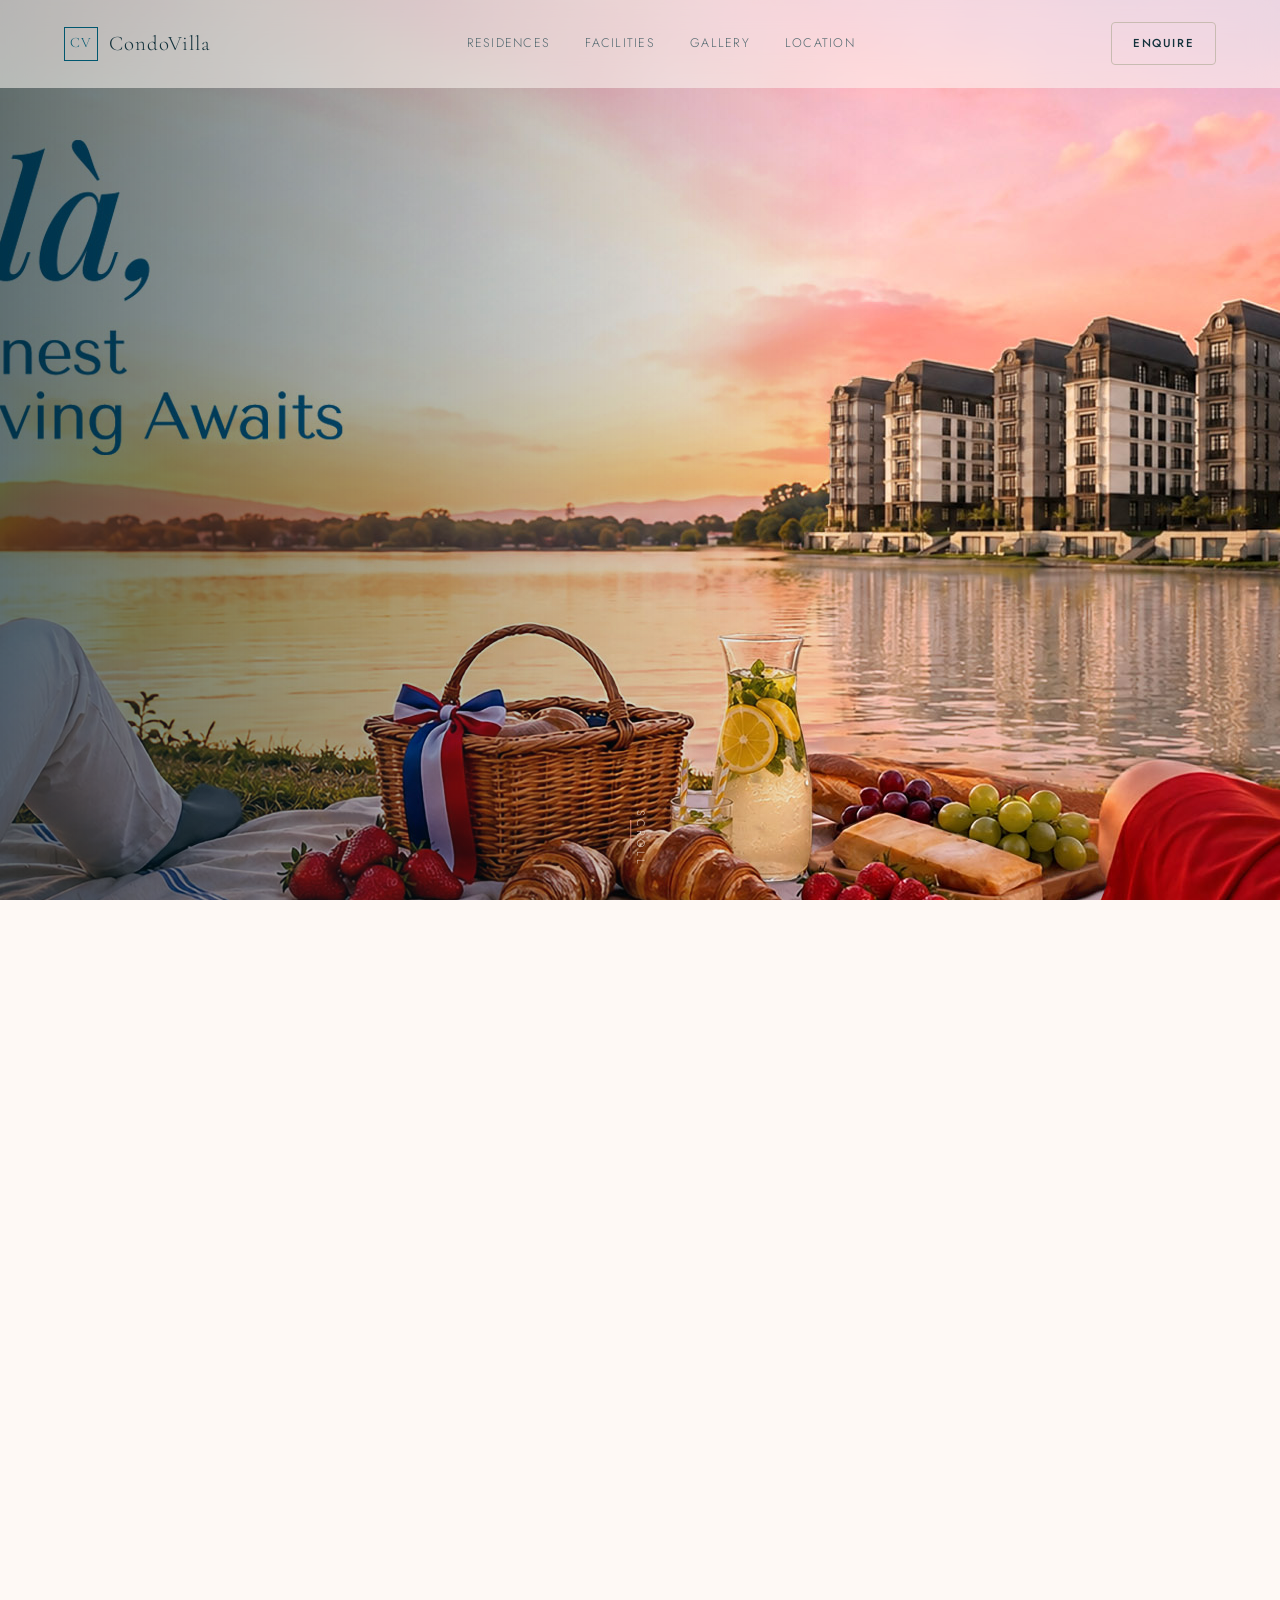
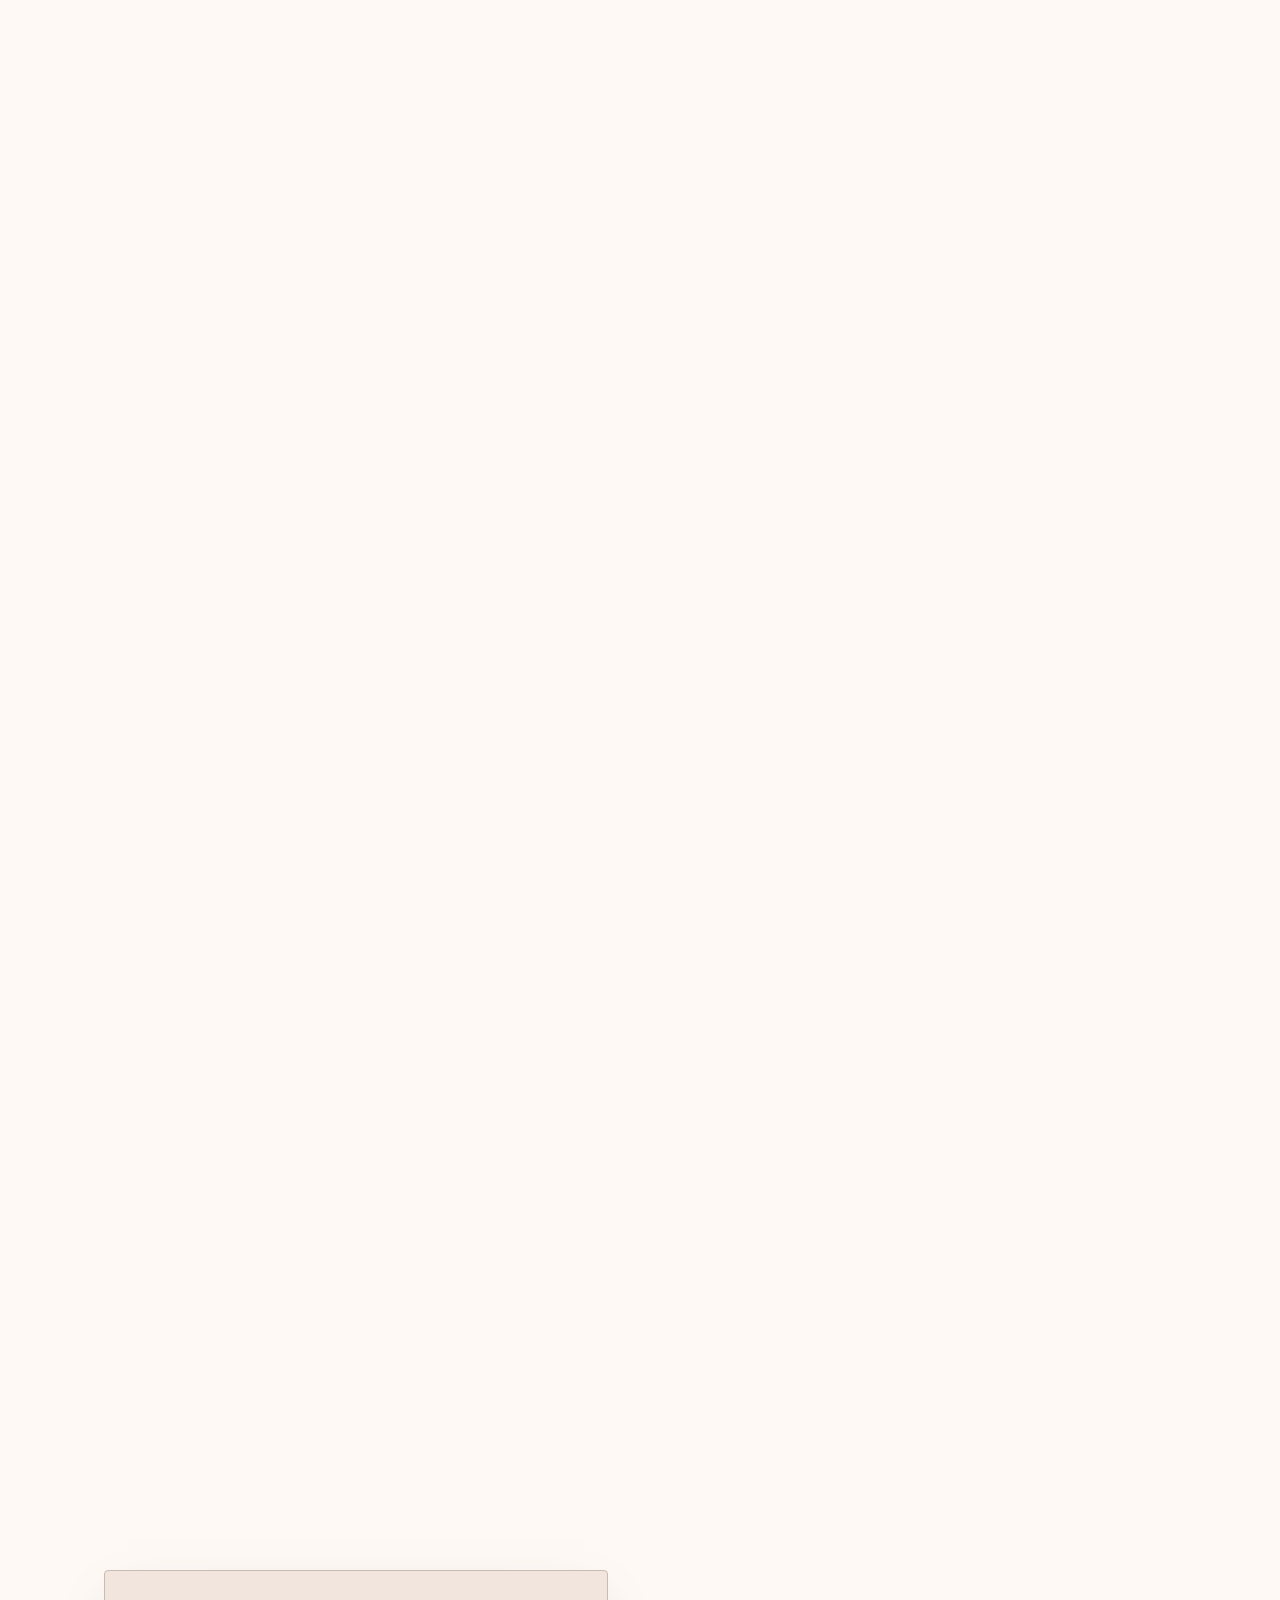
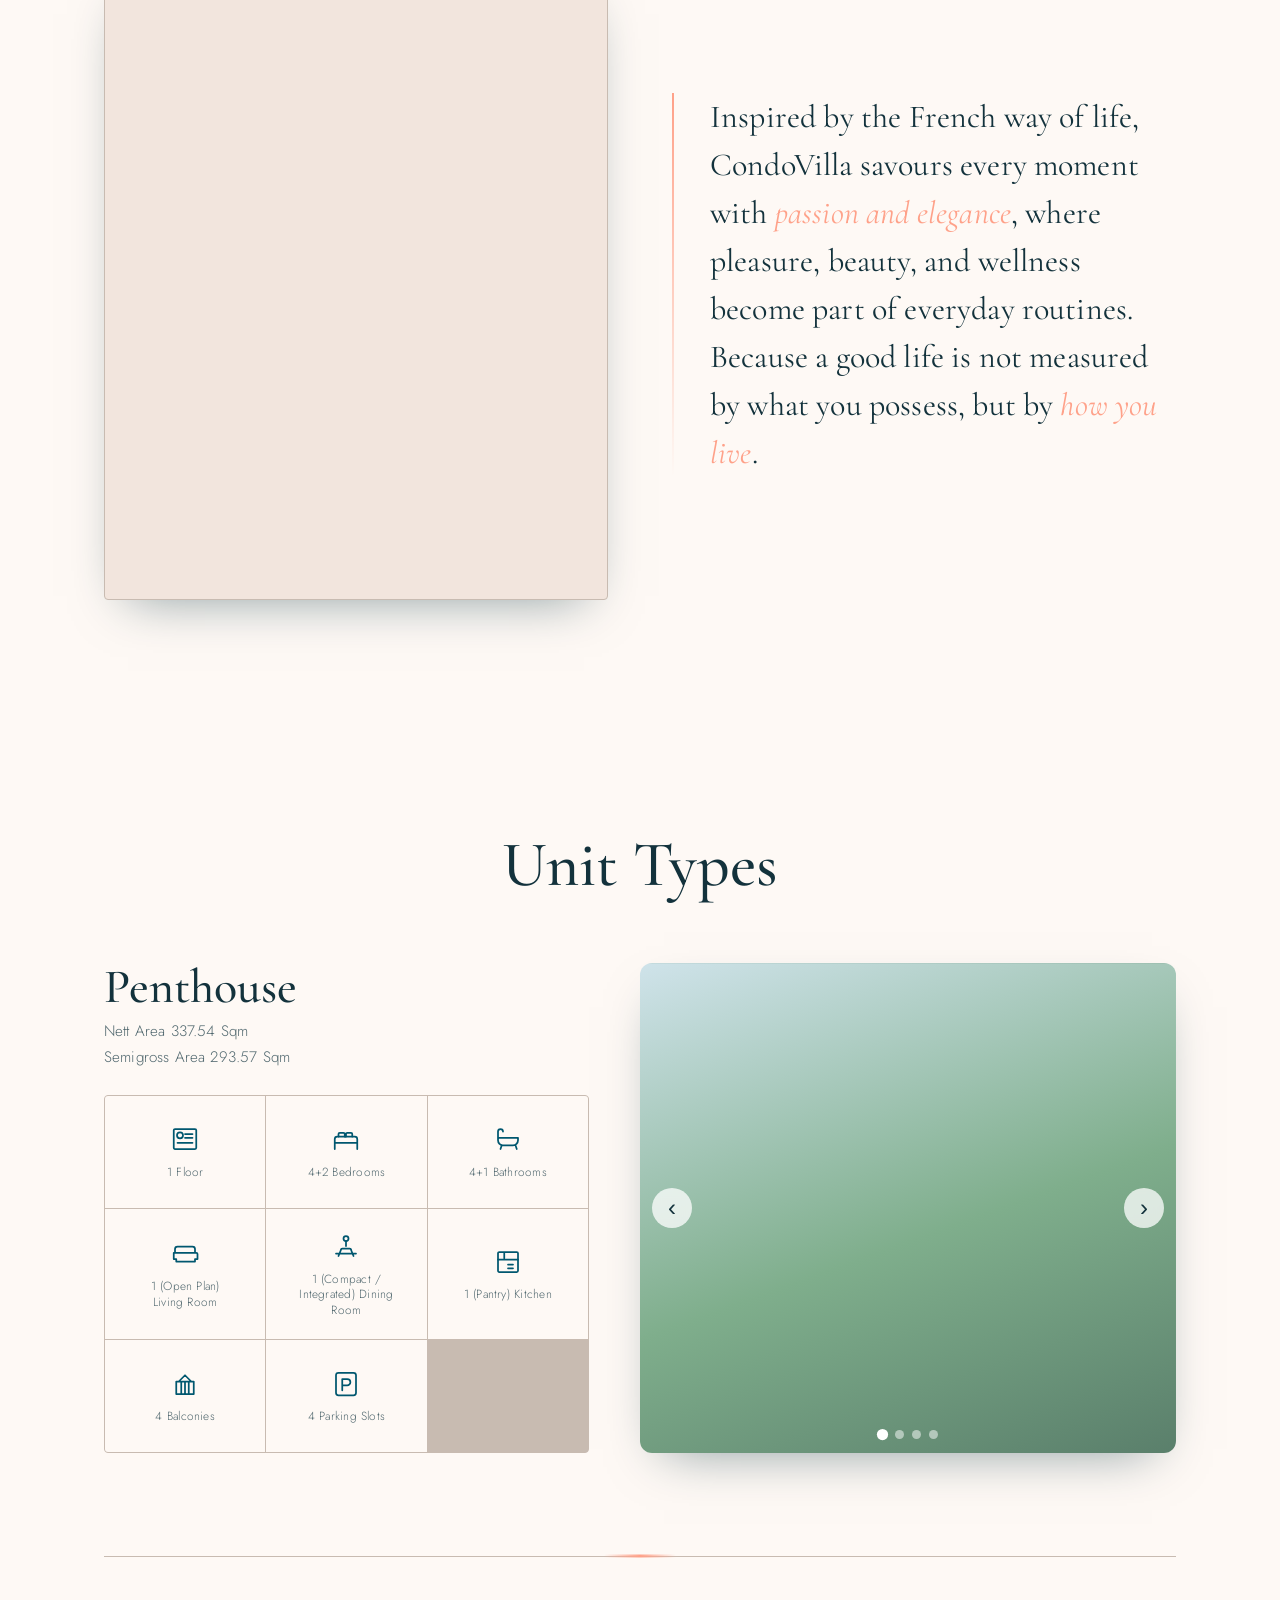
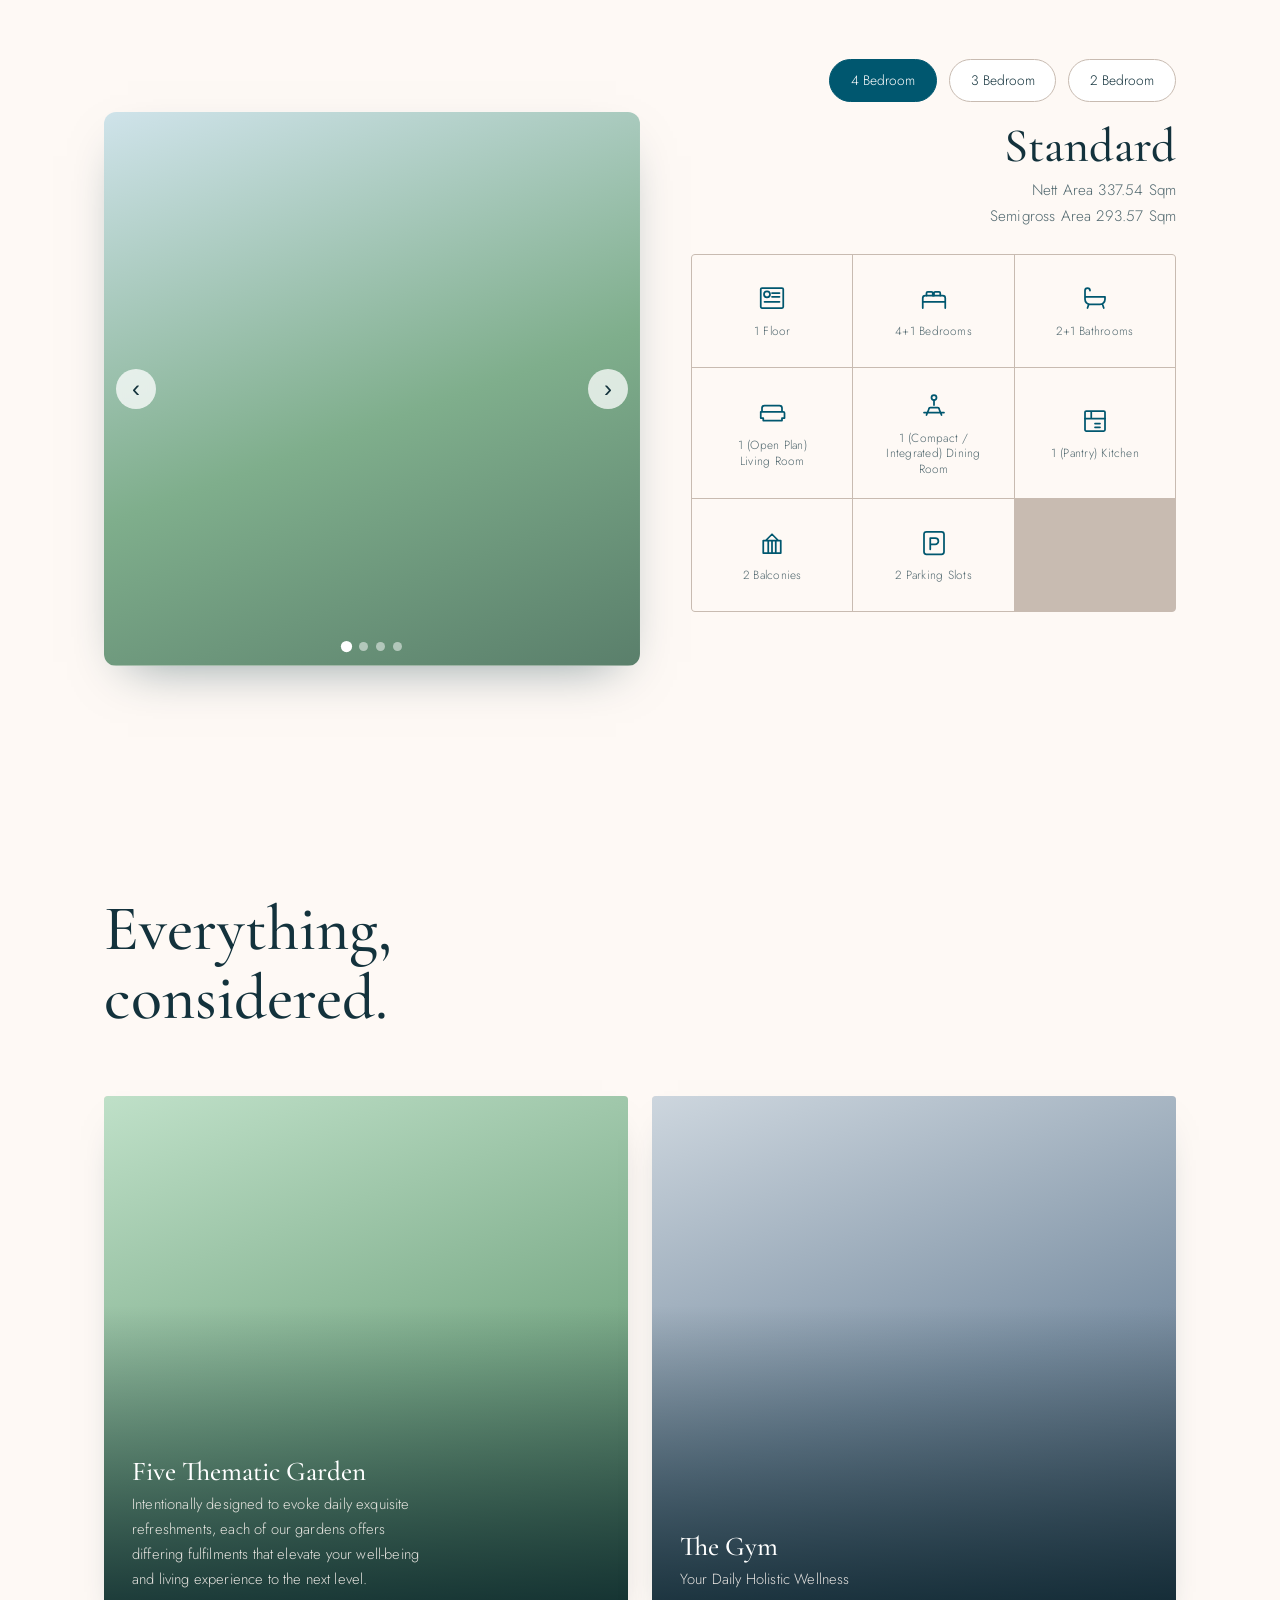
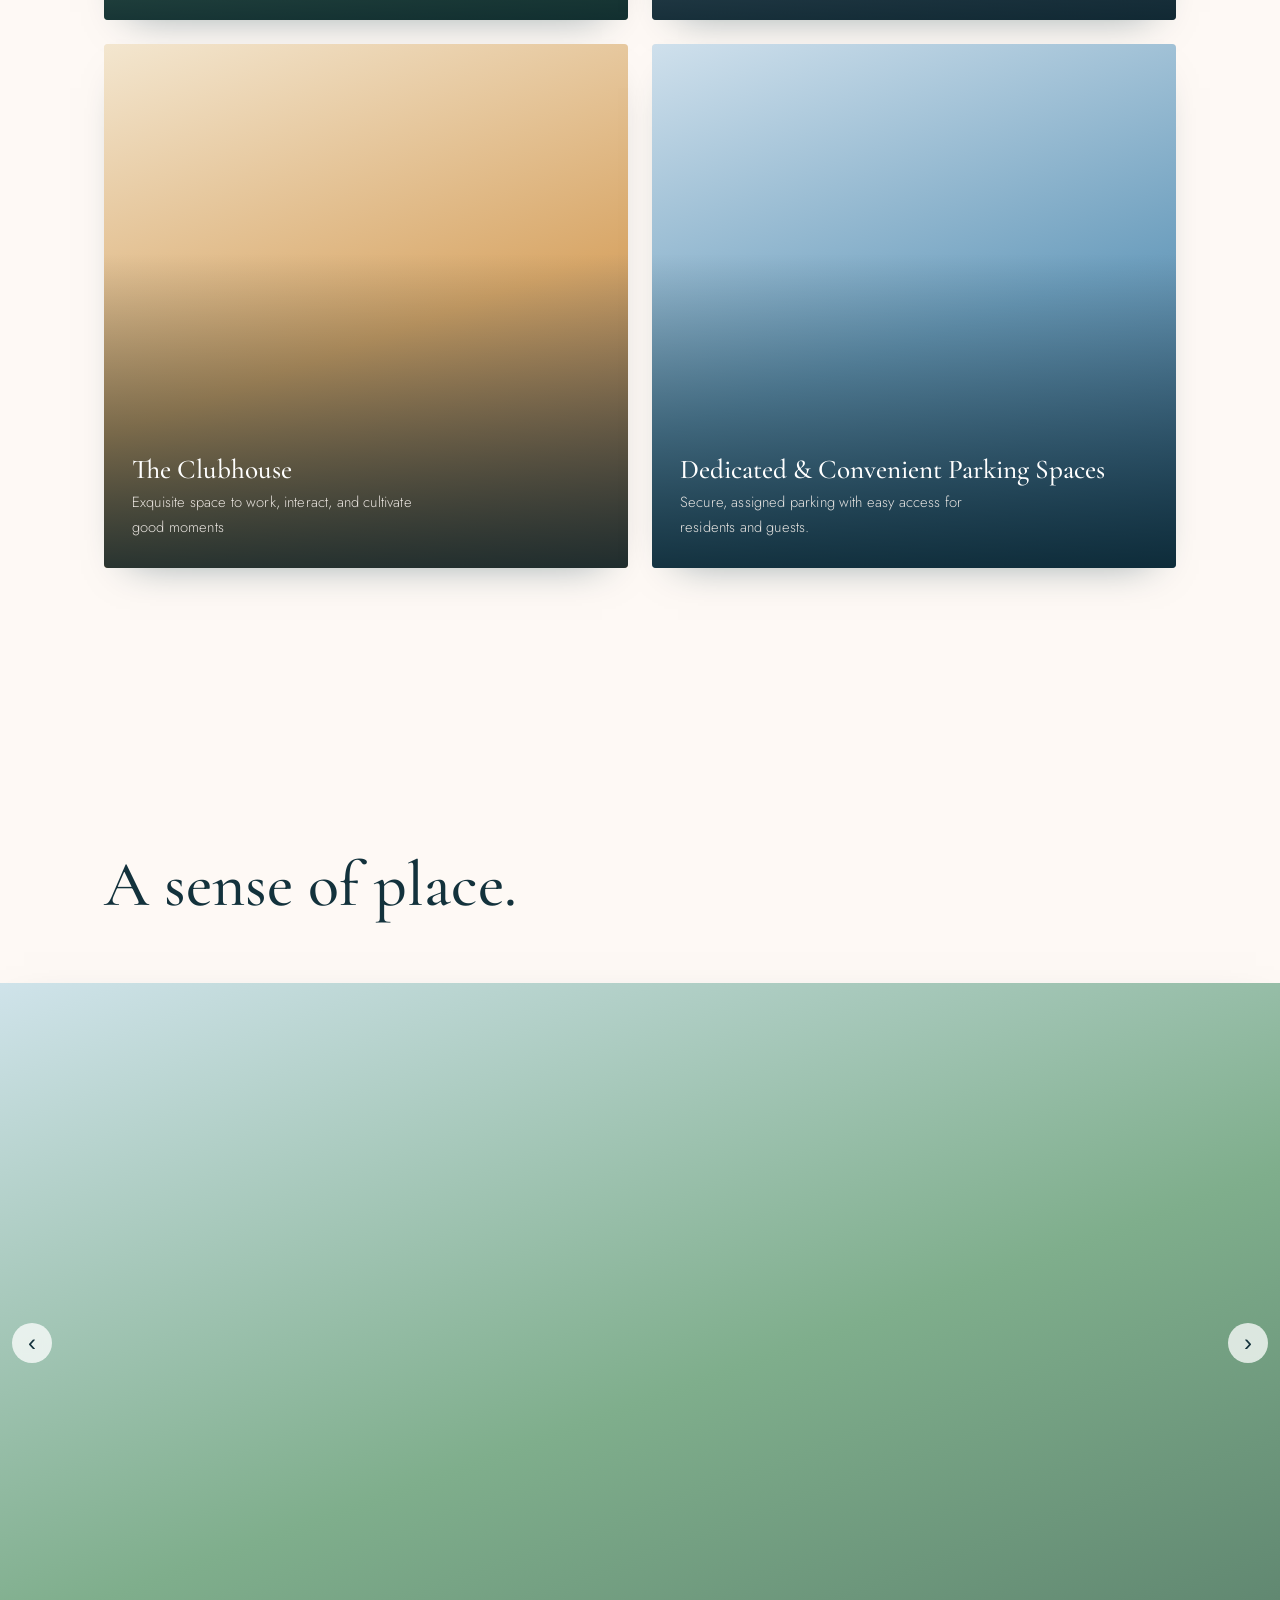
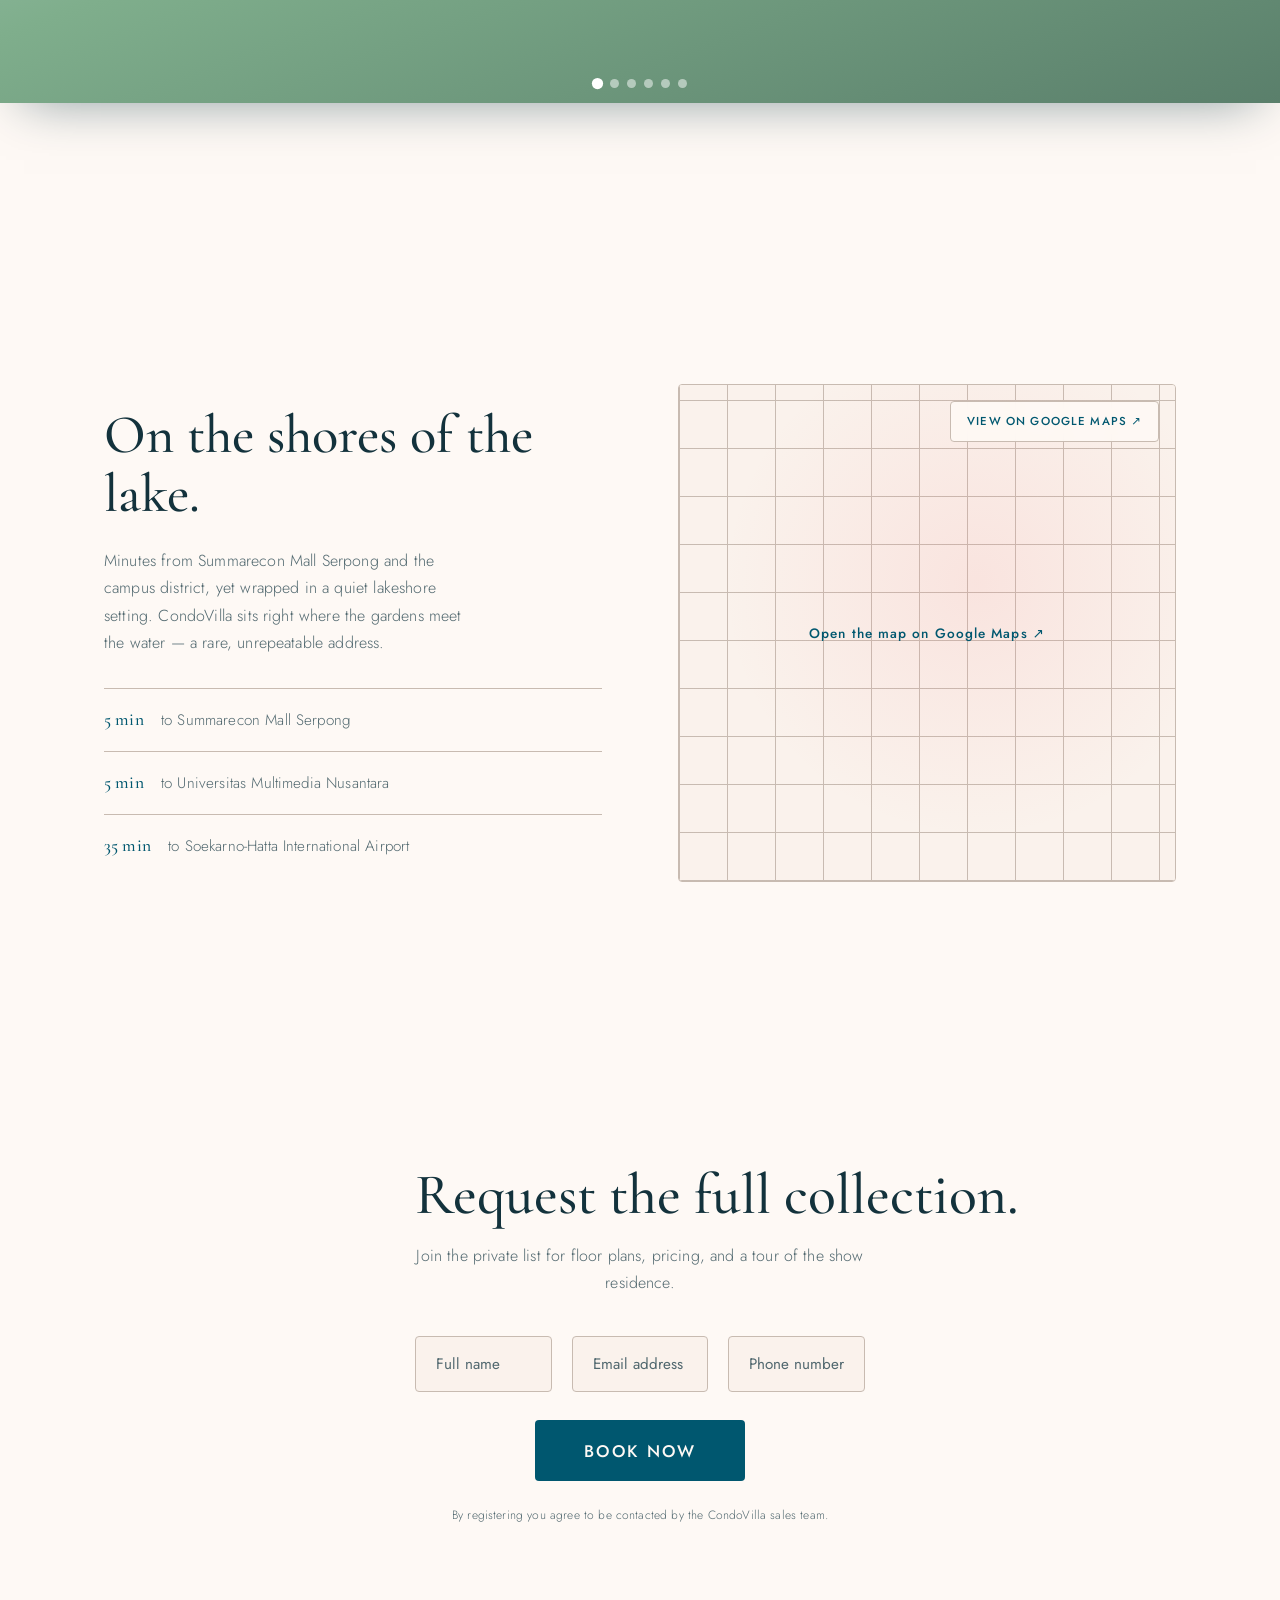
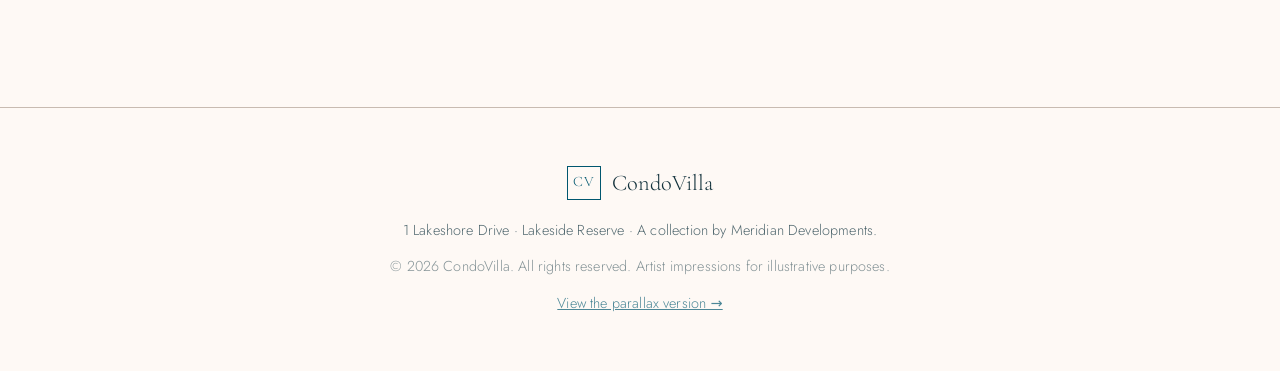
<file: index.html>
<!DOCTYPE html>
<html lang="en">
<head>
  <meta charset="UTF-8" />
  <meta name="viewport" content="width=device-width, initial-scale=1.0" />
  <title>CondoVilla — Voilà, Your Finest Lake Living Awaits</title>
  <meta name="description" content="CondoVilla — Voilà, your finest lake living awaits. A collection of French-inspired luxury lakefront villa residences with panoramic water views, private terraces, and five-star amenities." />
  <link rel="preconnect" href="https://fonts.googleapis.com" />
  <link rel="preconnect" href="https://fonts.gstatic.com" crossorigin />
  <link href="https://fonts.googleapis.com/css2?family=Cormorant+Garamond:ital,wght@0,400;0,500;0,600;1,400&family=Jost:wght@300;400;500;600&display=swap" rel="stylesheet" />
  <link rel="stylesheet" href="styles.css?v=27" />
  <script>document.documentElement.classList.add("js");</script>
</head>
<body>
  <!-- ============ NAV ============ -->
  <header class="nav" id="top">
    <a class="nav__brand" href="#top" aria-label="CondoVilla home">
      <span class="nav__mark">CV</span>
      <span class="nav__name">CondoVilla</span>
    </a>
    <nav class="nav__links" aria-label="Primary">
      <a href="#residences">Residences</a>
      <a href="#facilities">Facilities</a>
      <a href="#gallery">Gallery</a>
      <a href="#location">Location</a>
    </nav>
    <a href="#enquire" class="btn btn--ghost nav__cta">Enquire</a>
    <button class="nav__toggle" aria-label="Toggle menu" aria-expanded="false">
      <span></span><span></span>
    </button>
  </header>

  <!-- ============ HERO (parallax: a window opening onto the lake) ============ -->
  <!-- The .hero is pinned (sticky) inside the tall .hero-stage track; as you
       scroll, the glass panes slide apart and the lake view zooms out to
       "open the window". It reaches fully-open and holds before the next
       section arrives. Built with CSS/SVG art — no external image assets. -->
  <div class="hero-stage" id="hero-stage">
  <section class="hero" id="hero">
    <!-- Lake video layer. It zooms out via the parallax engine as you scroll;
         the video fills it. Poster + CSS art show while loading and as the
         reduced-motion/mobile fallback (video not autoplayed on small screens). -->
    <div class="hero__lake hero__lake--video" aria-hidden="true">
      <video class="hero__video" muted playsinline preload="auto" poster="kv/hero.jpg">
        <source src="kv/paralax-lowres-new.mp4" type="video/mp4" />
      </video>
    </div>
    <span class="hero__scroll" id="hero-scroll" aria-hidden="true">Scroll</span>
  </section>
  </div><!-- /.hero-stage -->

  <!-- ============ INTRO ============ -->
  <section class="section intro intro--split">
    <div class="intro__wrap reveal">
      <!-- Image slot (blank for now) — drop a photo via CSS .intro__img later. -->
      <div class="intro__img" aria-hidden="true"></div>
      <div class="intro__body">
        <div class="intro__rule" aria-hidden="true"></div>
        <div>
          <p class="intro__text">
            Inspired by the French way of life, CondoVilla savours every moment with
            <em>passion and elegance</em>, where pleasure, beauty, and wellness become
            part of everyday routines. Because a good life is not measured by what you
            possess, but by <em>how you live</em>.
          </p>
        </div>
      </div>
    </div>
  </section>

  <!-- ============ TIPE UNIT (The Collection) ============ -->
  <!-- Inline SVG icon sprite reused by every spec cell below. -->
  <svg width="0" height="0" style="position:absolute" aria-hidden="true">
    <defs>
      <g id="ic-floor"><rect x="3" y="4" width="18" height="16" rx="1"/><circle cx="8" cy="9" r="2.4"/><path d="M12 8h6M12 11h6M6 15h12"/></g>
      <g id="ic-bed"><path d="M3 18v-6a2 2 0 0 1 2-2h14a2 2 0 0 1 2 2v6M3 15h18M3 18v2M21 18v2"/><path d="M6 10V8a1 1 0 0 1 1-1h3a1 1 0 0 1 1 1v2M12 10V8a1 1 0 0 1 1-1h3a1 1 0 0 1 1 1v2"/></g>
      <g id="ic-bath"><path d="M4 11V6a2 2 0 0 1 2-2 2 2 0 0 1 2 2M4 11h16v2a4 4 0 0 1-4 4H8a4 4 0 0 1-4-4v-2ZM7 17l-1 3M18 17l1 3"/></g>
      <g id="ic-living"><path d="M4 11V8a2 2 0 0 1 2-2h12a2 2 0 0 1 2 2v3M3 11h18a1 1 0 0 1 1 1v4h-2v2H5v-2H3v-4a1 1 0 0 1 0 0Z"/></g>
      <g id="ic-dining"><circle cx="12" cy="6" r="2"/><path d="M12 8v4M6 20l2-5a1 1 0 0 1 1-1h6a1 1 0 0 1 1 1l2 5M4 18h16"/></g>
      <g id="ic-kitchen"><rect x="4" y="4" width="16" height="16" rx="1"/><path d="M4 10h16M9 5v4M12 14h4M12 17h4"/></g>
      <g id="ic-balcony"><path d="M5 10h14v10H5zM5 20V10M9 20V10M12 20V10M15 20V10M19 20V10M7 10l5-5 5 5"/></g>
      <g id="ic-parking"><rect x="4" y="3" width="16" height="18" rx="2"/><path d="M9 17V8h4a2.5 2.5 0 0 1 0 5H9"/></g>
    </defs>
  </svg>

  <section class="section tipe" id="residences">
    <div class="section__head reveal" style="text-align:center">
      <h2 style="max-width:none;margin-inline:auto">Unit Types</h2>
    </div>

    <!-- ---- Part 1: Penthouse (spec grid left, carousel right) ---- -->
    <article class="tipe__row reveal" data-tipe="penthouse">
      <div class="tipe__info">
        <h3 class="tipe__name">Penthouse</h3>
        <p class="tipe__area">Nett Area 337.54 Sqm<br />Semigross Area 293.57 Sqm</p>
        <ul class="tipe__grid">
          <li><svg class="tipe__ic" viewBox="0 0 24 24"><use href="#ic-floor"/></svg><span>1 Floor</span></li>
          <li><svg class="tipe__ic" viewBox="0 0 24 24"><use href="#ic-bed"/></svg><span>4+2 Bedrooms</span></li>
          <li><svg class="tipe__ic" viewBox="0 0 24 24"><use href="#ic-bath"/></svg><span>4+1 Bathrooms</span></li>
          <li><svg class="tipe__ic" viewBox="0 0 24 24"><use href="#ic-living"/></svg><span>1 (Open Plan) Living Room</span></li>
          <li><svg class="tipe__ic" viewBox="0 0 24 24"><use href="#ic-dining"/></svg><span>1 (Compact / Integrated) Dining Room</span></li>
          <li><svg class="tipe__ic" viewBox="0 0 24 24"><use href="#ic-kitchen"/></svg><span>1 (Pantry) Kitchen</span></li>
          <li><svg class="tipe__ic" viewBox="0 0 24 24"><use href="#ic-balcony"/></svg><span>4 Balconies</span></li>
          <li><svg class="tipe__ic" viewBox="0 0 24 24"><use href="#ic-parking"/></svg><span>4 Parking Slots</span></li>
        </ul>
      </div>

      <div class="carousel" data-carousel aria-roledescription="carousel" aria-label="Penthouse gallery">
        <div class="carousel__track">
          <div class="carousel__slide carousel__slide--a" role="group" aria-label="Slide 1 of 4"></div>
          <div class="carousel__slide carousel__slide--b" role="group" aria-label="Slide 2 of 4"></div>
          <div class="carousel__slide carousel__slide--c" role="group" aria-label="Slide 3 of 4"></div>
          <div class="carousel__slide carousel__slide--d" role="group" aria-label="Slide 4 of 4"></div>
        </div>
        <button class="carousel__arrow carousel__arrow--prev" data-car-prev aria-label="Previous image">‹</button>
        <button class="carousel__arrow carousel__arrow--next" data-car-next aria-label="Next image">›</button>
        <div class="carousel__dots" data-car-dots aria-label="Choose slide"></div>
      </div>
    </article>

    <!-- divider between the two unit types -->
    <div class="tipe__divider" aria-hidden="true"></div>

    <!-- ---- Part 2: Standard (carousel left, spec grid right) ---- -->
    <article class="tipe__row tipe__row--rev reveal" data-tipe="standard">
      <div class="carousel" data-carousel aria-roledescription="carousel" aria-label="Standard gallery">
        <div class="carousel__track">
          <div class="carousel__slide carousel__slide--a" role="group" aria-label="Slide 1 of 4"></div>
          <div class="carousel__slide carousel__slide--b" role="group" aria-label="Slide 2 of 4"></div>
          <div class="carousel__slide carousel__slide--c" role="group" aria-label="Slide 3 of 4"></div>
          <div class="carousel__slide carousel__slide--d" role="group" aria-label="Slide 4 of 4"></div>
        </div>
        <button class="carousel__arrow carousel__arrow--prev" data-car-prev aria-label="Previous image">‹</button>
        <button class="carousel__arrow carousel__arrow--next" data-car-next aria-label="Next image">›</button>
        <div class="carousel__dots" data-car-dots aria-label="Choose slide"></div>
      </div>

      <div class="tipe__info">
        <div class="tipe__pills" role="tablist" aria-label="Standard bedroom type">
          <button class="tipe__pill is-active" role="tab" aria-selected="true"  data-beds="4">4 Bedroom</button>
          <button class="tipe__pill"           role="tab" aria-selected="false" data-beds="3">3 Bedroom</button>
          <button class="tipe__pill"           role="tab" aria-selected="false" data-beds="2">2 Bedroom</button>
        </div>
        <h3 class="tipe__name">Standard</h3>
        <p class="tipe__area" id="standard-area">Nett Area 337.54 Sqm<br />Semigross Area 293.57 Sqm</p>
        <ul class="tipe__grid">
          <li><svg class="tipe__ic" viewBox="0 0 24 24"><use href="#ic-floor"/></svg><span>1 Floor</span></li>
          <li><svg class="tipe__ic" viewBox="0 0 24 24"><use href="#ic-bed"/></svg><span>4+1 Bedrooms</span></li>
          <li><svg class="tipe__ic" viewBox="0 0 24 24"><use href="#ic-bath"/></svg><span>2+1 Bathrooms</span></li>
          <li><svg class="tipe__ic" viewBox="0 0 24 24"><use href="#ic-living"/></svg><span>1 (Open Plan) Living Room</span></li>
          <li><svg class="tipe__ic" viewBox="0 0 24 24"><use href="#ic-dining"/></svg><span>1 (Compact / Integrated) Dining Room</span></li>
          <li><svg class="tipe__ic" viewBox="0 0 24 24"><use href="#ic-kitchen"/></svg><span>1 (Pantry) Kitchen</span></li>
          <li><svg class="tipe__ic" viewBox="0 0 24 24"><use href="#ic-balcony"/></svg><span>2 Balconies</span></li>
          <li><svg class="tipe__ic" viewBox="0 0 24 24"><use href="#ic-parking"/></svg><span>2 Parking Slots</span></li>
        </ul>
      </div>
    </article>
  </section>

  <!-- ============ FACILITIES ============ -->
  <section class="section facilities" id="facilities">
    <div class="section__head reveal">
      <h2 class="section__head--wide">Everything, considered.</h2>
    </div>
    <div class="fac__grid reveal">
      <article class="fac">
        <div class="fac__img fac__img--gardens" aria-hidden="true"></div>
        <div class="fac__body"><h4>Five Thematic Garden</h4><p>Intentionally designed to evoke daily exquisite refreshments, each of our gardens offers differing fulfilments that elevate your well-being and living experience to the next level.</p></div>
      </article>
      <article class="fac">
        <div class="fac__img fac__img--gym" aria-hidden="true"></div>
        <div class="fac__body"><h4>The Gym</h4><p>Your Daily Holistic Wellness</p></div>
      </article>
      <article class="fac">
        <div class="fac__img fac__img--club" aria-hidden="true"></div>
        <div class="fac__body"><h4>The Clubhouse</h4><p>Exquisite space to work, interact, and cultivate good moments</p></div>
      </article>
      <article class="fac">
        <div class="fac__img fac__img--parking" aria-hidden="true"></div>
        <div class="fac__body"><h4>Dedicated &amp; Convenient Parking Spaces</h4><p>Secure, assigned parking with easy access for residents and guests.</p></div>
      </article>
    </div>
  </section>

  <!-- ============ GALLERY ============ -->
  <section class="section section--flush" id="gallery">
    <div class="section__head reveal">
      <h2>A sense of place.</h2>
    </div>
    <!-- Full-bleed, one-image-at-a-time slider (arrows + dots auto-built). -->
    <div class="carousel carousel--gallery gallery-bleed" data-carousel aria-roledescription="carousel" aria-label="Gallery">
      <div class="carousel__track">
        <div class="carousel__slide carousel__slide--a" role="group" aria-label="Image 1 of 6"></div>
        <div class="carousel__slide carousel__slide--b" role="group" aria-label="Image 2 of 6"></div>
        <div class="carousel__slide carousel__slide--c" role="group" aria-label="Image 3 of 6"></div>
        <div class="carousel__slide carousel__slide--d" role="group" aria-label="Image 4 of 6"></div>
        <div class="carousel__slide carousel__slide--e" role="group" aria-label="Image 5 of 6"></div>
        <div class="carousel__slide carousel__slide--f" role="group" aria-label="Image 6 of 6"></div>
      </div>
      <button class="carousel__arrow carousel__arrow--prev" data-car-prev aria-label="Previous image">‹</button>
      <button class="carousel__arrow carousel__arrow--next" data-car-next aria-label="Next image">›</button>
      <div class="carousel__dots" data-car-dots aria-label="Choose image"></div>
    </div>
  </section>

  <!-- ============ LOCATION ============ -->
  <section class="section location" id="location">
    <div class="location__text reveal">
      <h2>On the shores of the lake.</h2>
      <p>
        Minutes from Summarecon Mall Serpong and the campus district, yet
        wrapped in a quiet lakeshore setting. CondoVilla sits right where the
        gardens meet the water — a rare, unrepeatable address.
      </p>
      <ul class="location__list">
        <li><strong>5 min</strong> to Summarecon Mall Serpong</li>
        <li><strong>5 min</strong> to Universitas Multimedia Nusantara</li>
        <li><strong>35 min</strong> to Soekarno-Hatta International Airport</li>
      </ul>
    </div>
    <div class="location__map reveal">
      <!-- Fallback shown if the embed is blocked (ad-blockers, etc.) -->
      <a class="location__fallback"
         href="https://www.google.com/maps/@-6.2652871,106.6401961,19.29z"
         target="_blank" rel="noopener noreferrer">
        <span>Open the map on Google Maps ↗</span>
      </a>
      <iframe
        class="location__frame"
        title="Map showing the location of CondoVilla"
        src="https://www.openstreetmap.org/export/embed.html?bbox=106.6362%2C-6.2693%2C106.6442%2C-6.2613&layer=mapnik&marker=-6.2652871%2C106.6401961"
        referrerpolicy="no-referrer-when-downgrade"
        allow="fullscreen"></iframe>
      <a
        class="location__maplink"
        href="https://www.google.com/maps/@-6.2652871,106.6401961,19.29z"
        target="_blank"
        rel="noopener noreferrer">View on Google Maps ↗</a>
    </div>
  </section>

  <!-- ============ ENQUIRE ============ -->
  <section class="section enquire" id="enquire">
    <div class="enquire__inner reveal">
      <h2>Request the full collection.</h2>
      <p>Join the private list for floor plans, pricing, and a tour of the show residence.</p>
      <form class="enquire__form">
        <div class="enquire__fields">
          <input type="text" placeholder="Full name" aria-label="Full name" autocomplete="name" required />
          <input type="email" placeholder="Email address" aria-label="Email address" autocomplete="email" required />
          <input type="tel" placeholder="Phone number" aria-label="Phone number" autocomplete="tel" required />
        </div>
        <button type="submit" class="btn btn--gold enquire__submit">Book Now</button>
      </form>
      <p class="enquire__thanks" role="status" aria-live="polite" hidden></p>
      <p class="enquire__fine">By registering you agree to be contacted by the CondoVilla sales team.</p>
    </div>
  </section>

  <!-- ============ FOOTER ============ -->
  <footer class="footer">
    <div class="footer__brand">
      <span class="nav__mark">CV</span>
      <span>CondoVilla</span>
    </div>
    <p>1 Lakeshore Drive · Lakeside Reserve · A collection by Meridian Developments.</p>
    <p class="footer__fine">© 2026 CondoVilla. All rights reserved. Artist impressions for illustrative purposes.</p>
    <p class="footer__fine"><a href="v2/index.html" style="color:var(--primary);text-decoration:underline;">View the parallax version →</a></p>
  </footer>

  <script src="script.js?v=14"></script>
</body>
</html>
</file>
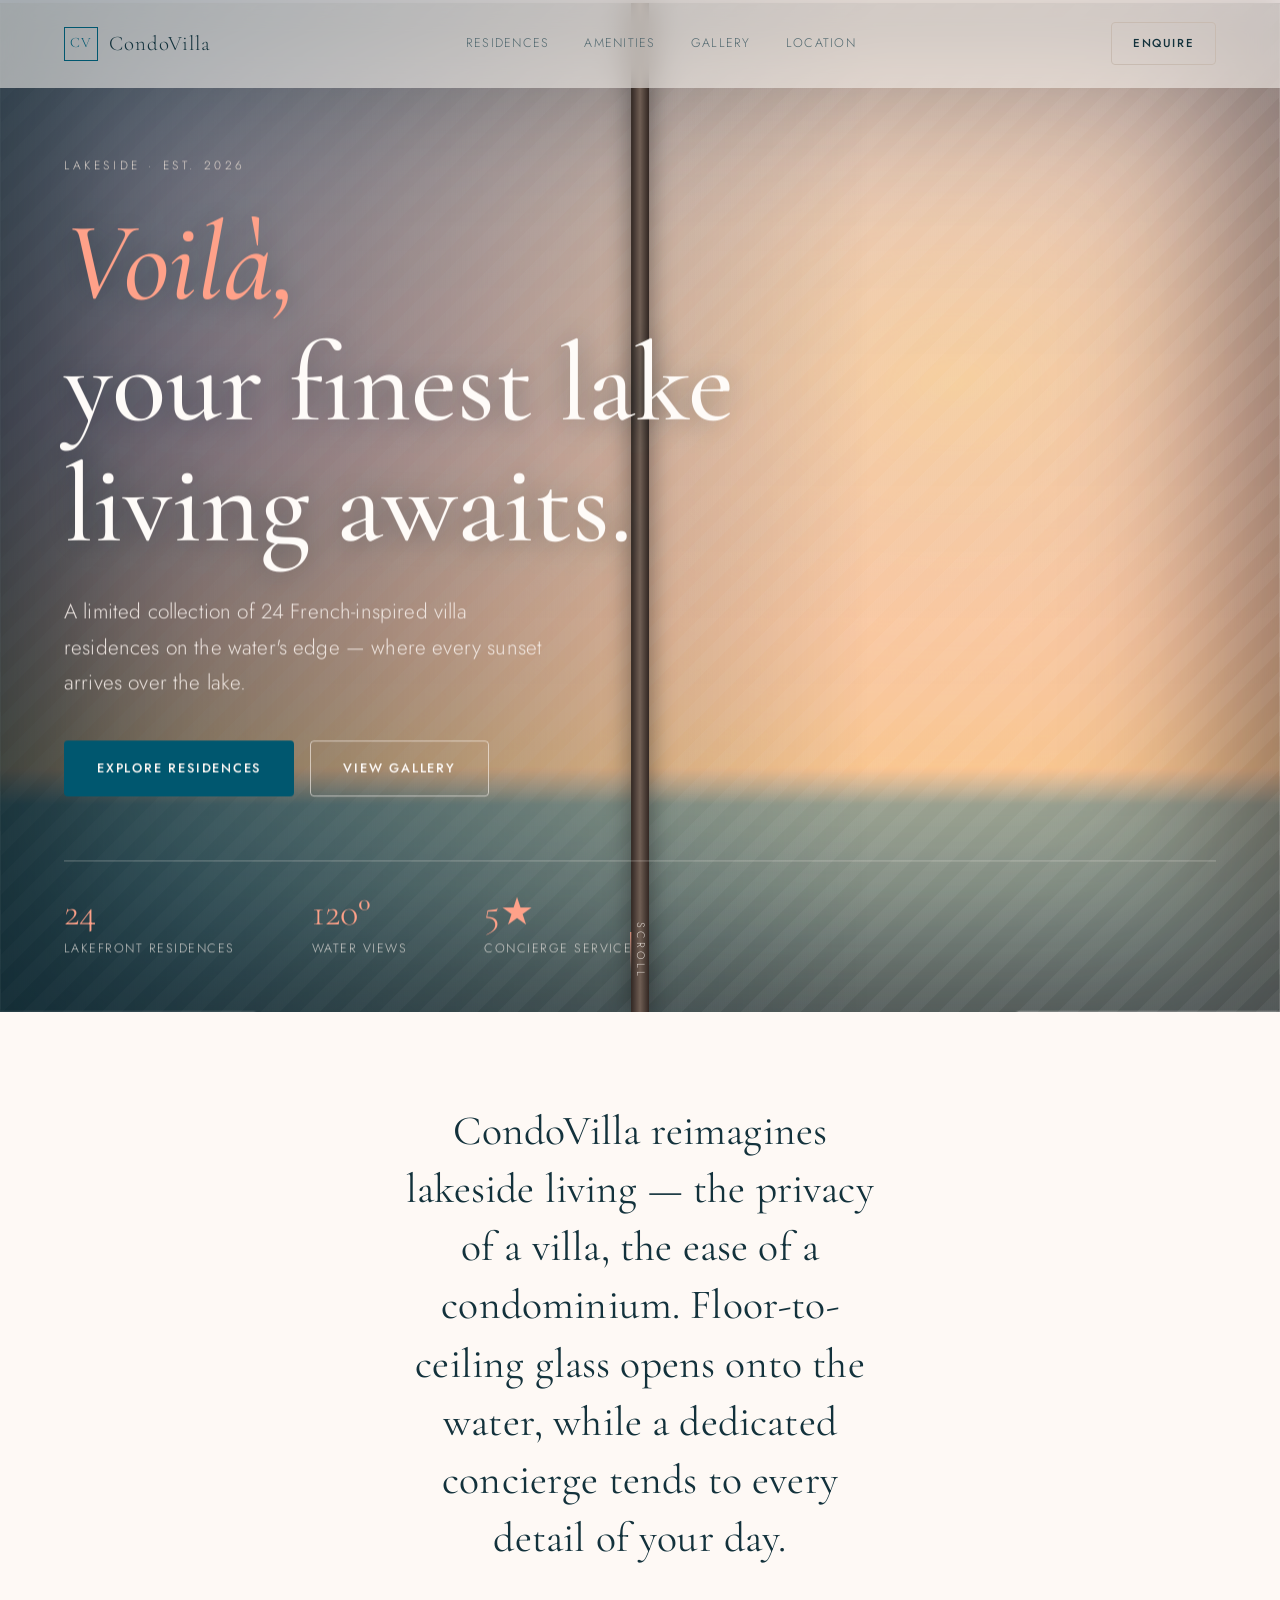
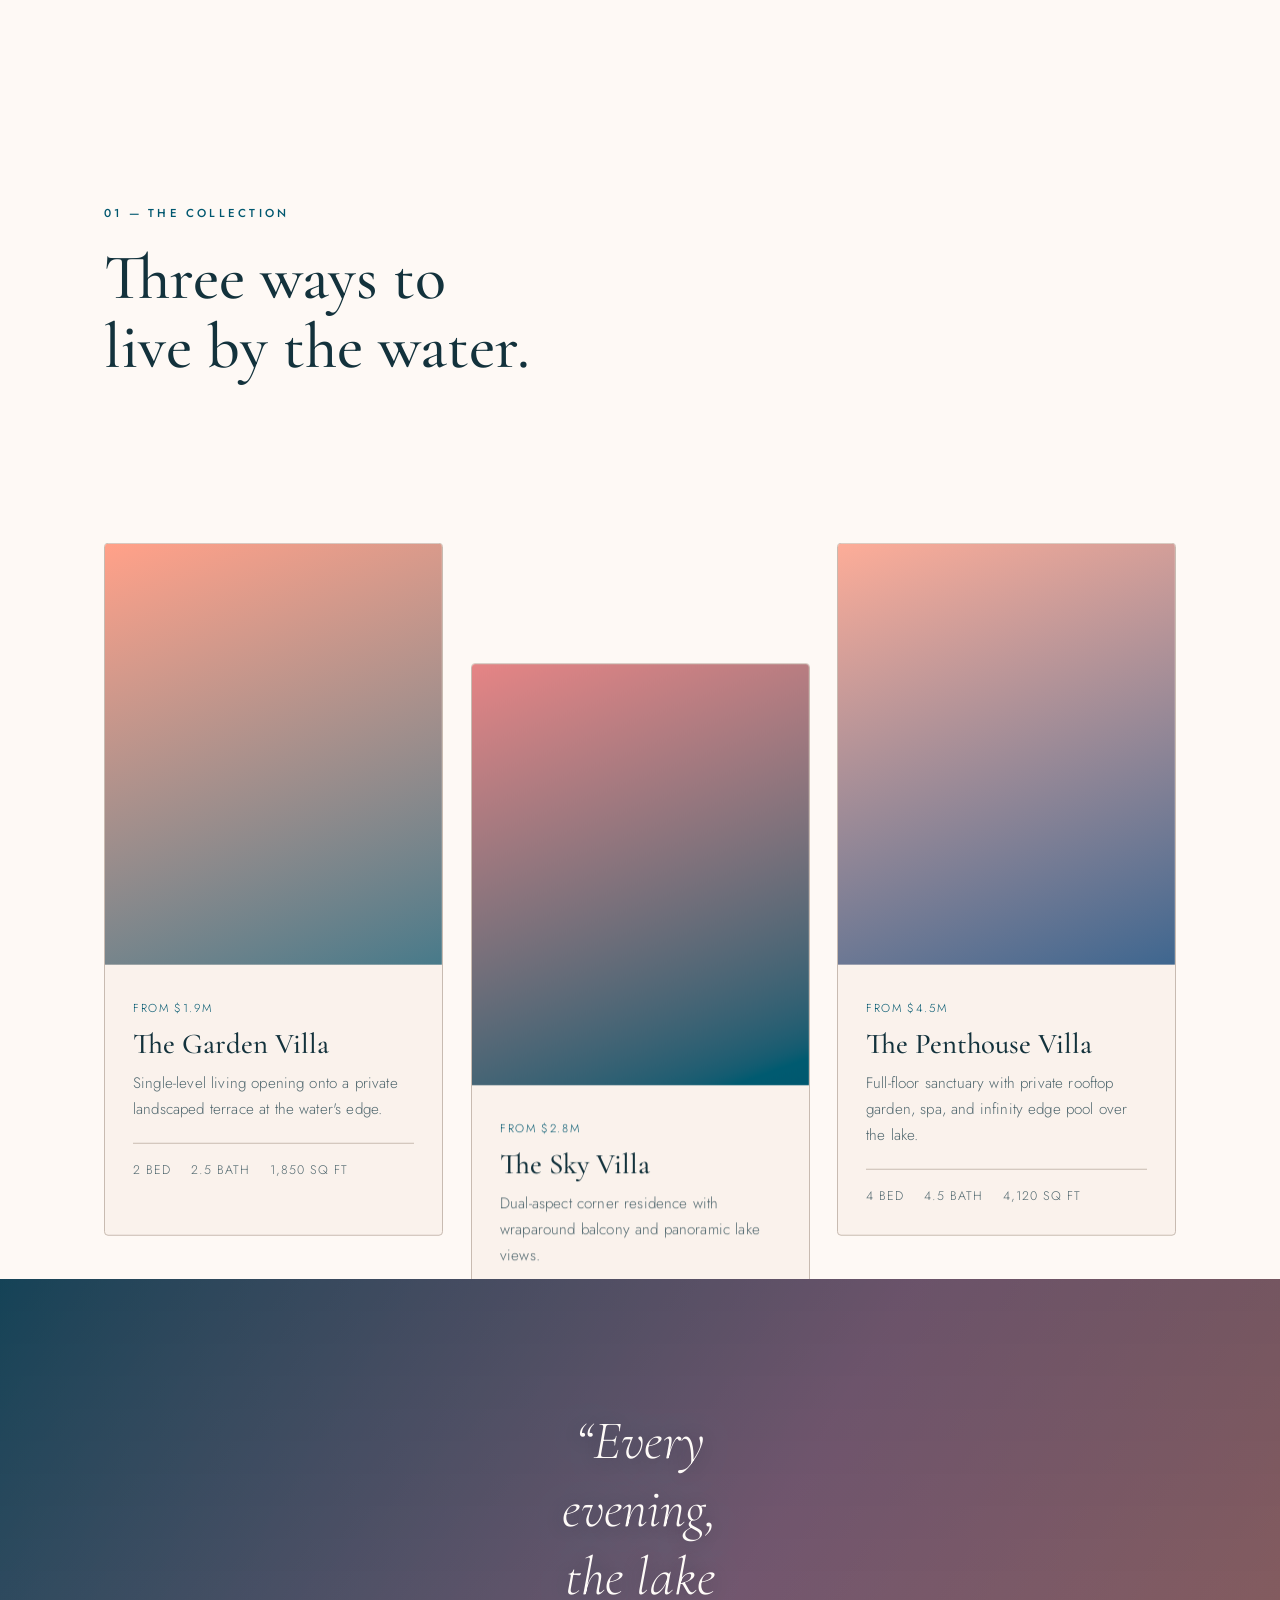
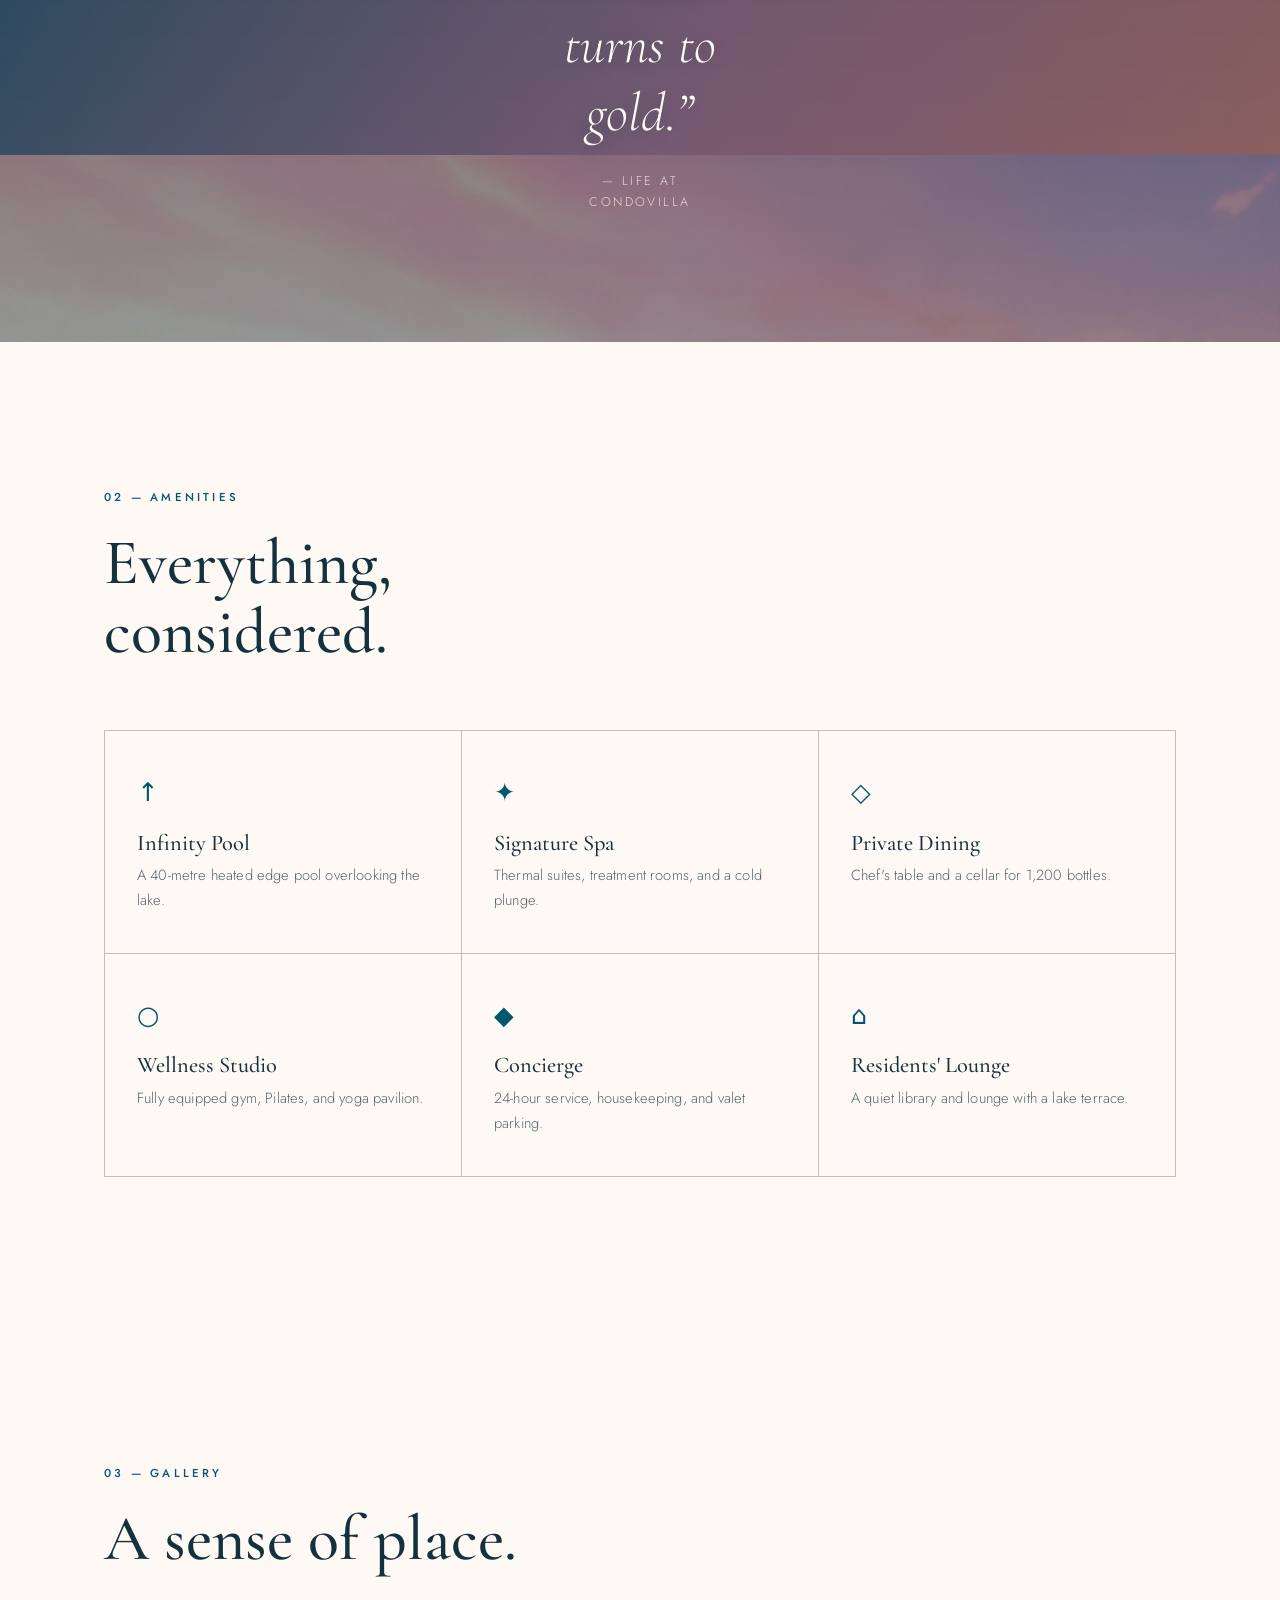
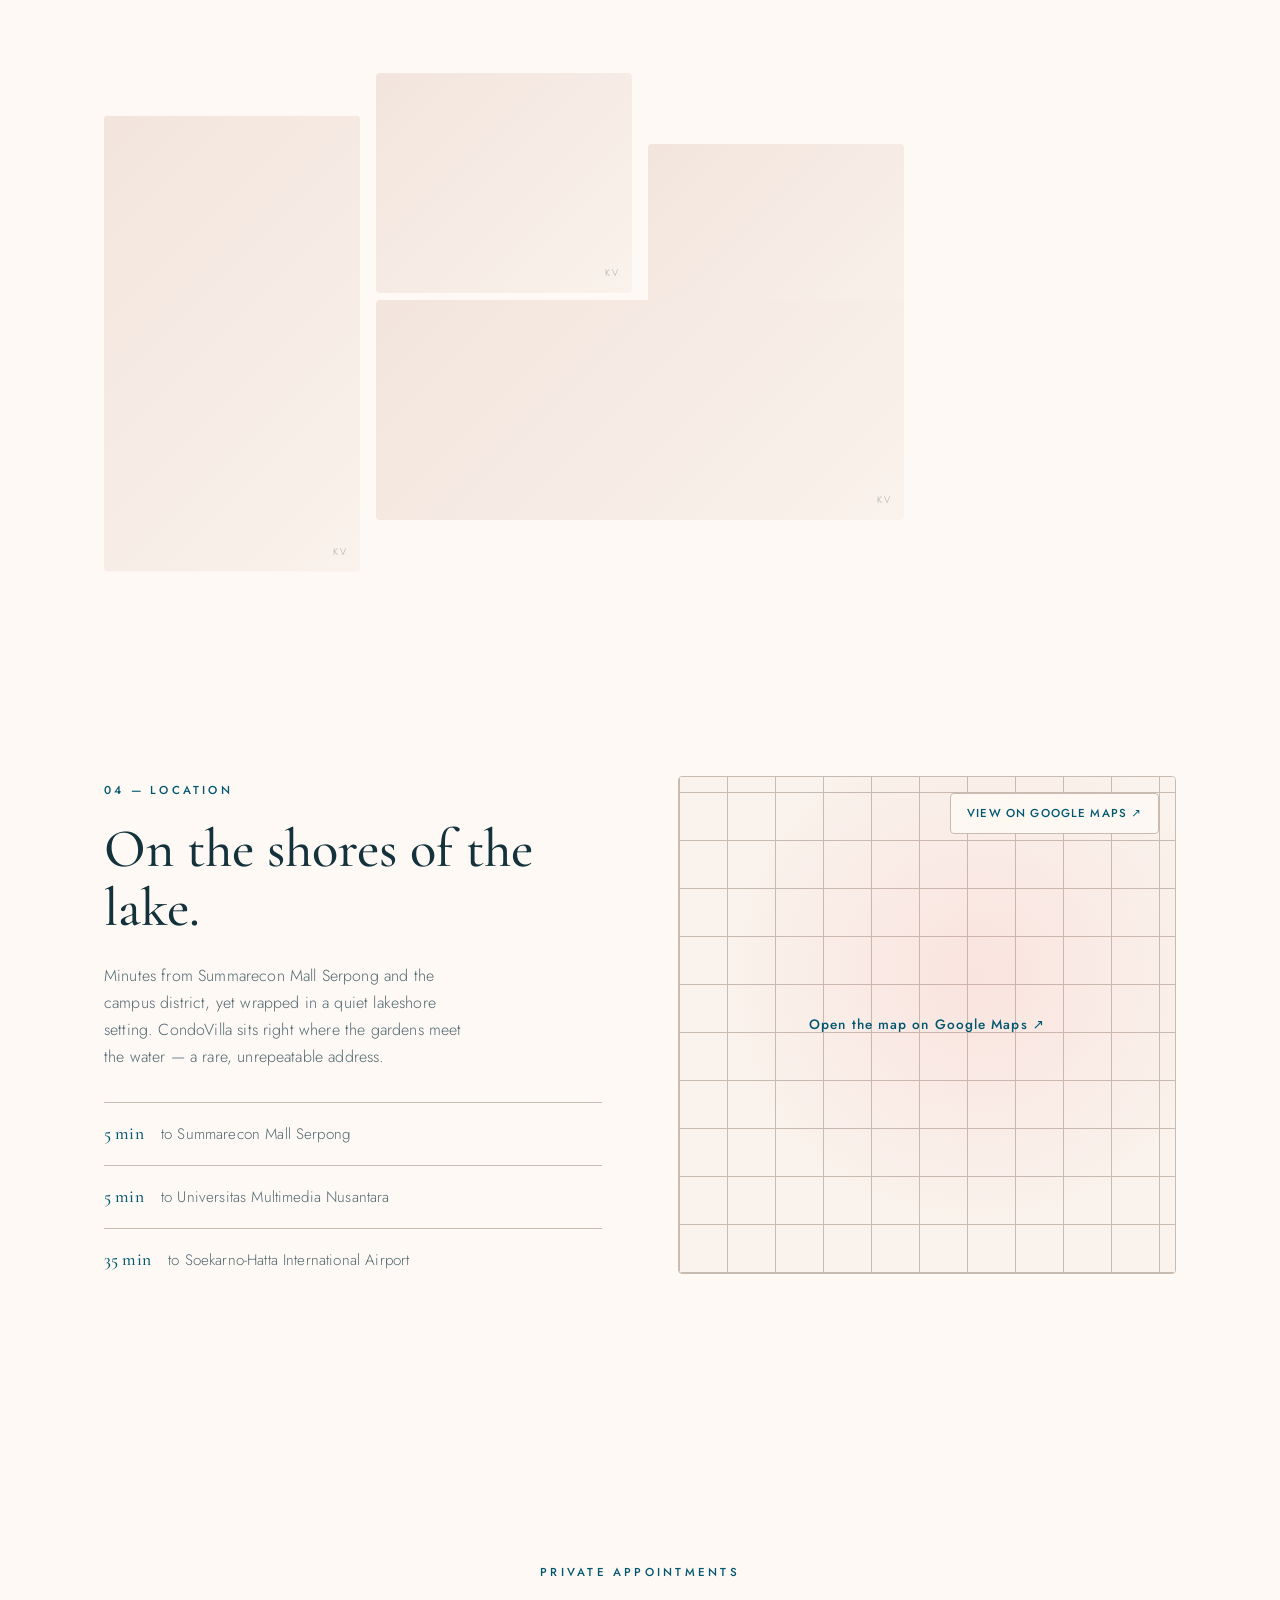
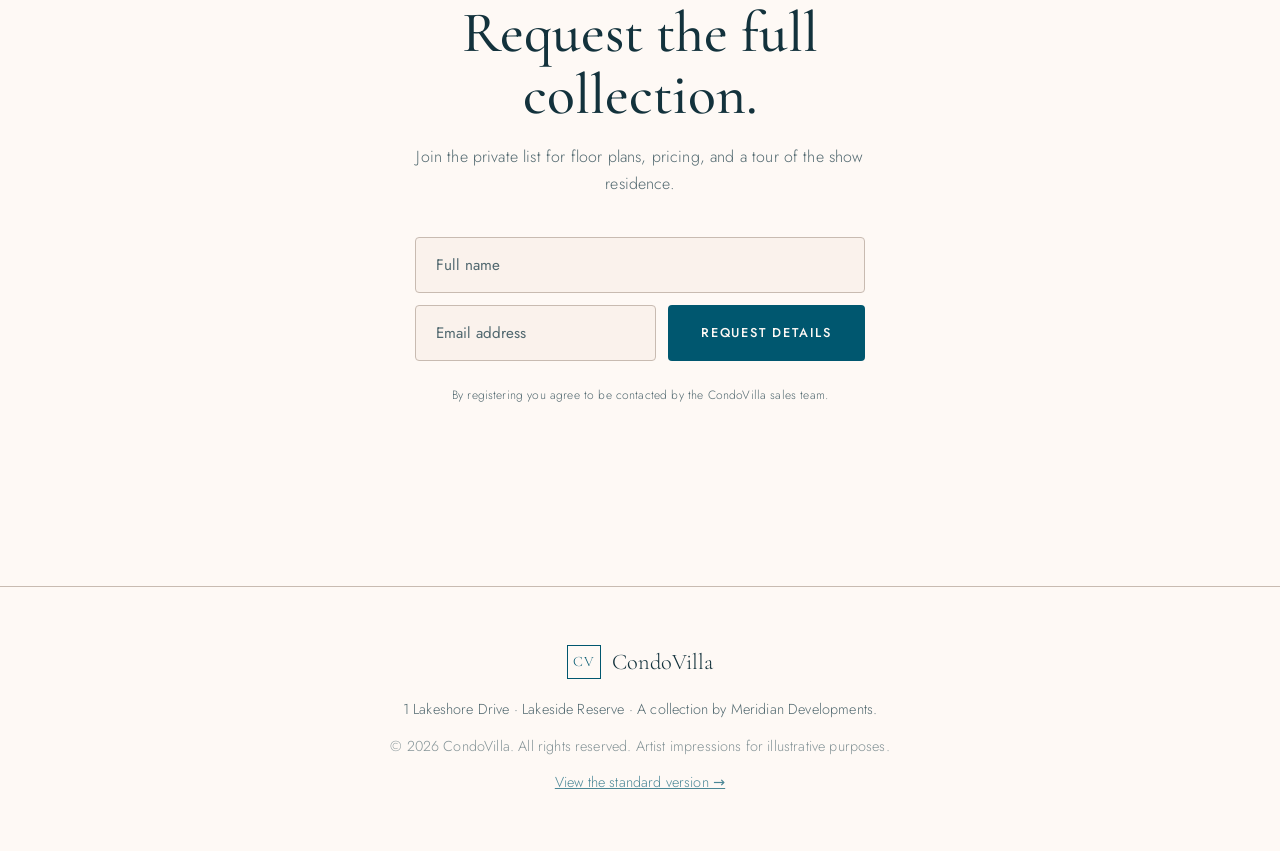
<file: v2/index.html>
<!DOCTYPE html>
<html lang="en">
<head>
  <meta charset="UTF-8" />
  <meta name="viewport" content="width=device-width, initial-scale=1.0" />
  <title>CondoVilla — Voilà, Your Finest Lake Living Awaits (Parallax)</title>
  <meta name="description" content="CondoVilla — Voilà, your finest lake living awaits. A collection of French-inspired luxury lakefront villa residences with panoramic water views, private terraces, and five-star amenities." />
  <link rel="preconnect" href="https://fonts.googleapis.com" />
  <link rel="preconnect" href="https://fonts.gstatic.com" crossorigin />
  <link href="https://fonts.googleapis.com/css2?family=Cormorant+Garamond:ital,wght@0,400;0,500;0,600;1,400&family=Jost:wght@300;400;500;600&display=swap" rel="stylesheet" />
  <link rel="stylesheet" href="styles.css" />
  <script>document.documentElement.classList.add("js");</script>
</head>
<body>
  <!-- ============ NAV ============ -->
  <header class="nav" id="top">
    <a class="nav__brand" href="#top" aria-label="CondoVilla home">
      <span class="nav__mark">CV</span>
      <span class="nav__name">CondoVilla</span>
    </a>
    <nav class="nav__links" aria-label="Primary">
      <a href="#residences">Residences</a>
      <a href="#amenities">Amenities</a>
      <a href="#gallery">Gallery</a>
      <a href="#location">Location</a>
    </nav>
    <a href="#enquire" class="btn btn--ghost nav__cta">Enquire</a>
    <button class="nav__toggle" aria-label="Toggle menu" aria-expanded="false">
      <span></span><span></span>
    </button>
  </header>

  <!-- ============ HERO (parallax: window opening onto the lake) ============ -->
  <!--
    Depth layers, back to front:
      1. .hero__lake   — the view beyond: lake + CondoVilla. Zooms OUT on
                         scroll to "reveal" the vista. Drop the real photo in
                         styles.css at .hero__lake (../kv/lake-villa.jpg).
      2. .hero__window — foreground: bedroom interior + window frame. The two
                         panes (.hero__pane--l / --r) slide apart on scroll to
                         "open the window". Real art: an interior/frame PNG with
                         transparency where the glass is (../kv/window-frame.png).
      3. .hero__inner  — the headline block, eases opposite for depth.
  -->
  <section class="hero" id="hero">
    <!-- The view beyond the window -->
    <div class="hero__lake" data-parallax="0.4" data-zoom="1.35" aria-hidden="true"></div>

    <!-- Foreground: window frame + sliding glass panes (the "opening") -->
    <div class="hero__window" data-parallax="-0.06" aria-hidden="true">
      <div class="hero__pane hero__pane--l" data-slide="-100"></div>
      <div class="hero__pane hero__pane--r" data-slide="100"></div>
      <div class="hero__mullion"></div>
    </div>

    <div class="hero__scrim" aria-hidden="true"></div>
    <div class="hero__inner" data-parallax="-0.12">
      <p class="eyebrow reveal">Lakeside · Est. 2026</p>
      <h1 class="hero__title reveal">
        <em>Voilà,</em><br />your finest lake<br />living awaits.
      </h1>
      <p class="hero__lede reveal">
        A limited collection of 24 French-inspired villa residences on the
        water's edge — where every sunset arrives over the lake.
      </p>
      <div class="hero__actions reveal">
        <a href="#residences" class="btn btn--gold">Explore residences</a>
        <a href="#gallery" class="btn btn--line">View gallery</a>
      </div>
      <dl class="hero__stats reveal">
        <div><dt>24</dt><dd>Lakefront residences</dd></div>
        <div><dt>120°</dt><dd>Water views</dd></div>
        <div><dt>5★</dt><dd>Concierge service</dd></div>
      </dl>
    </div>
    <span class="hero__scroll" aria-hidden="true">Scroll</span>
  </section>

  <!-- ============ INTRO ============ -->
  <section class="section intro">
    <p class="intro__text reveal">
      CondoVilla reimagines lakeside living — the privacy of a villa, the
      ease of a condominium. Floor-to-ceiling glass opens onto the water,
      while a dedicated concierge tends to every detail of your day.
    </p>
  </section>

  <!-- ============ RESIDENCES ============ -->
  <section class="section" id="residences">
    <div class="section__head reveal">
      <span class="kicker">01 — The Collection</span>
      <h2>Three ways to live by the water.</h2>
    </div>
    <div class="cards">
      <article class="card reveal" data-parallax="0.06">
        <div class="card__media card__media--one"></div>
        <div class="card__body">
          <span class="card__tag">From $1.9M</span>
          <h3>The Garden Villa</h3>
          <p>Single-level living opening onto a private landscaped terrace at the water's edge.</p>
          <ul class="specs">
            <li>2 Bed</li><li>2.5 Bath</li><li>1,850 sq ft</li>
          </ul>
        </div>
      </article>
      <article class="card reveal" data-parallax="0.14">
        <div class="card__media card__media--two"></div>
        <div class="card__body">
          <span class="card__tag">From $2.8M</span>
          <h3>The Sky Villa</h3>
          <p>Dual-aspect corner residence with wraparound balcony and panoramic lake views.</p>
          <ul class="specs">
            <li>3 Bed</li><li>3.5 Bath</li><li>2,640 sq ft</li>
          </ul>
        </div>
      </article>
      <article class="card reveal" data-parallax="0.06">
        <div class="card__media card__media--three"></div>
        <div class="card__body">
          <span class="card__tag">From $4.5M</span>
          <h3>The Penthouse Villa</h3>
          <p>Full-floor sanctuary with private rooftop garden, spa, and infinity edge pool over the lake.</p>
          <ul class="specs">
            <li>4 Bed</li><li>4.5 Bath</li><li>4,120 sq ft</li>
          </ul>
        </div>
      </article>
    </div>
  </section>

  <!-- ============ PARALLAX BANNER ============ -->
  <section class="banner" aria-label="Lakeside at sunset">
    <div class="banner__bg" data-parallax="0.35" aria-hidden="true"></div>
    <div class="banner__scrim" aria-hidden="true"></div>
    <blockquote class="banner__quote reveal">
      <p>“Every evening, the lake turns to gold.”</p>
      <cite>— Life at CondoVilla</cite>
    </blockquote>
  </section>

  <!-- ============ AMENITIES ============ -->
  <section class="section amenities" id="amenities">
    <div class="section__head reveal">
      <span class="kicker">02 — Amenities</span>
      <h2>Everything, considered.</h2>
    </div>
    <div class="amenities__grid">
      <div class="amenity reveal"><span class="amenity__num">↑</span><h4>Infinity Pool</h4><p>A 40-metre heated edge pool overlooking the lake.</p></div>
      <div class="amenity reveal"><span class="amenity__num">✦</span><h4>Signature Spa</h4><p>Thermal suites, treatment rooms, and a cold plunge.</p></div>
      <div class="amenity reveal"><span class="amenity__num">◇</span><h4>Private Dining</h4><p>Chef's table and a cellar for 1,200 bottles.</p></div>
      <div class="amenity reveal"><span class="amenity__num">○</span><h4>Wellness Studio</h4><p>Fully equipped gym, Pilates, and yoga pavilion.</p></div>
      <div class="amenity reveal"><span class="amenity__num">◆</span><h4>Concierge</h4><p>24-hour service, housekeeping, and valet parking.</p></div>
      <div class="amenity reveal"><span class="amenity__num">⌂</span><h4>Residents' Lounge</h4><p>A quiet library and lounge with a lake terrace.</p></div>
    </div>
  </section>

  <!-- ============ GALLERY ============ -->
  <section class="section" id="gallery">
    <div class="section__head reveal">
      <span class="kicker">03 — Gallery</span>
      <h2>A sense of place.</h2>
    </div>
    <div class="gallery">
      <figure class="gallery__item gallery__item--tall reveal" data-parallax="0.1"></figure>
      <figure class="gallery__item reveal" data-parallax="0.04"></figure>
      <figure class="gallery__item reveal" data-parallax="0.12"></figure>
      <figure class="gallery__item gallery__item--wide reveal" data-parallax="0.04"></figure>
    </div>
  </section>

  <!-- ============ LOCATION ============ -->
  <section class="section location" id="location">
    <div class="location__text reveal">
      <span class="kicker">04 — Location</span>
      <h2>On the shores of the lake.</h2>
      <p>
        Minutes from Summarecon Mall Serpong and the campus district, yet
        wrapped in a quiet lakeshore setting. CondoVilla sits right where the
        gardens meet the water — a rare, unrepeatable address.
      </p>
      <ul class="location__list">
        <li><strong>5 min</strong> to Summarecon Mall Serpong</li>
        <li><strong>5 min</strong> to Universitas Multimedia Nusantara</li>
        <li><strong>35 min</strong> to Soekarno-Hatta International Airport</li>
      </ul>
    </div>
    <div class="location__map reveal">
      <a class="location__fallback"
         href="https://www.google.com/maps/@-6.2652871,106.6401961,19.29z"
         target="_blank" rel="noopener noreferrer">
        <span>Open the map on Google Maps ↗</span>
      </a>
      <iframe
        class="location__frame"
        title="Map showing the location of CondoVilla"
        src="https://www.openstreetmap.org/export/embed.html?bbox=106.6362%2C-6.2693%2C106.6442%2C-6.2613&layer=mapnik&marker=-6.2652871%2C106.6401961"
        referrerpolicy="no-referrer-when-downgrade"
        allow="fullscreen"></iframe>
      <a
        class="location__maplink"
        href="https://www.google.com/maps/@-6.2652871,106.6401961,19.29z"
        target="_blank"
        rel="noopener noreferrer">View on Google Maps ↗</a>
    </div>
  </section>

  <!-- ============ ENQUIRE ============ -->
  <section class="section enquire" id="enquire">
    <div class="enquire__inner reveal">
      <span class="kicker">Private Appointments</span>
      <h2>Request the full collection.</h2>
      <p>Join the private list for floor plans, pricing, and a tour of the show residence.</p>
      <form class="enquire__form" onsubmit="return false;">
        <input type="text" placeholder="Full name" aria-label="Full name" required />
        <input type="email" placeholder="Email address" aria-label="Email address" required />
        <button type="submit" class="btn btn--gold">Request details</button>
      </form>
      <p class="enquire__fine">By registering you agree to be contacted by the CondoVilla sales team.</p>
    </div>
  </section>

  <!-- ============ FOOTER ============ -->
  <footer class="footer">
    <div class="footer__brand">
      <span class="nav__mark">CV</span>
      <span>CondoVilla</span>
    </div>
    <p>1 Lakeshore Drive · Lakeside Reserve · A collection by Meridian Developments.</p>
    <p class="footer__fine">© 2026 CondoVilla. All rights reserved. Artist impressions for illustrative purposes.</p>
    <p class="footer__fine"><a href="../index.html" style="color:var(--primary);text-decoration:underline;">View the standard version →</a></p>
  </footer>

  <script src="script.js"></script>
</body>
</html>
</file>
<file: styles.css>
/* ============================================================
   CondoVilla — "Lake Sunset" luxury aesthetic
   (per Claude Code Frontend Design Toolkit direction)
   Tuned to the brand key visual: lakeside sunset, French-style
   residences, "Voilà, Your Finest Lake Living Awaits".
   Palette derives in OKLCH from a lake-teal primary + sunset accents.
   ============================================================ */
:root {
  /* --- brand hues (toolkit "Design Tokens" approach) --- */
  --brand-hue: 220;                /* lake teal/blue — matches the "Voilà" wordmark */
  --accent-hue: 20;                /* sunset coral/rose */

  --bg:        oklch(0.985 0.008 60);                 /* warm cream */
  --bg-pure:   oklch(1 0 0);
  --surface:   oklch(0.965 0.012 60);                 /* soft sand */
  --surface-2: oklch(0.93 0.018 50);
  --line:      oklch(0.80 0.02 60);
  --fg:        oklch(0.30 0.04 var(--brand-hue));     /* deep lake ink */
  --fg-muted:  oklch(0.50 0.03 var(--brand-hue));
  --primary:   oklch(0.42 0.09 var(--brand-hue));     /* lake teal */
  --primary-deep: oklch(0.34 0.08 var(--brand-hue));
  --accent:    oklch(0.72 0.15 var(--accent-hue));    /* sunset coral */
  --sunset:    oklch(0.80 0.12 35);                   /* warm glow */

  --font-serif: "Cormorant Garamond", Georgia, serif;
  --font-sans:  "Jost", system-ui, sans-serif;

  --maxw: 1200px;
  --gutter: clamp(1.25rem, 5vw, 5rem);
  --radius: 4px;
  --ease: cubic-bezier(0.22, 1, 0.36, 1);
}

* { box-sizing: border-box; margin: 0; padding: 0; }

html { scroll-behavior: smooth; }

body {
  background: var(--bg);
  color: var(--fg);
  font-family: var(--font-sans);
  font-weight: 300;
  line-height: 1.7;
  letter-spacing: 0.01em;
  -webkit-font-smoothing: antialiased;
  overflow-x: hidden;
}

h1, h2, h3, h4 { font-family: var(--font-serif); font-weight: 500; line-height: 1.08; letter-spacing: 0; }
em { font-style: italic; color: var(--primary); }
a { color: inherit; text-decoration: none; }
img { display: block; max-width: 100%; }

/* ---------- shared ---------- */
.section {
  max-width: var(--maxw);
  margin-inline: auto;
  padding: clamp(5rem, 11vw, 9rem) var(--gutter);
}
.section__head { margin-bottom: clamp(2.5rem, 5vw, 4rem); }
.section__head h2 { font-size: clamp(2.2rem, 5.5vw, 4rem); max-width: 14ch; }

.kicker {
  display: inline-block;
  font-family: var(--font-sans);
  font-size: 0.72rem;
  font-weight: 500;
  letter-spacing: 0.28em;
  text-transform: uppercase;
  color: var(--primary);
  margin-bottom: 1.25rem;
}
.eyebrow {
  font-size: 0.75rem; letter-spacing: 0.3em; text-transform: uppercase;
  color: var(--fg-muted); margin-bottom: 1.75rem;
}

/* ---------- buttons ---------- */
.btn {
  display: inline-flex; align-items: center; justify-content: center;
  font-family: var(--font-sans); font-size: 0.8rem; font-weight: 500;
  letter-spacing: 0.14em; text-transform: uppercase;
  padding: 1rem 2rem; border-radius: var(--radius);
  border: 1px solid transparent; cursor: pointer;
  transition: all 0.4s var(--ease);
}
.btn--gold { background: var(--primary); color: oklch(0.985 0.008 60); }
.btn--gold:hover { background: var(--primary-deep); transform: translateY(-2px); }
.btn--line { border-color: var(--line); color: var(--fg); }
.btn--line:hover { border-color: var(--primary); color: var(--primary); }
.btn--ghost { padding: 0.65rem 1.3rem; border-color: var(--line); font-size: 0.72rem; }
.btn--ghost:hover { border-color: var(--primary); color: var(--primary); }

/* ---------- nav ---------- */
.nav {
  position: fixed; inset: 0 0 auto 0; z-index: 50;
  display: flex; align-items: center; justify-content: space-between;
  padding: 1.4rem var(--gutter);
  background: oklch(0.985 0.008 60 / 0.55);
  backdrop-filter: blur(14px);
  border-bottom: 1px solid transparent;
  transition: all 0.4s var(--ease);
}
.nav.is-scrolled { border-bottom-color: var(--line); background: oklch(0.985 0.008 60 / 0.9); }
/* Smart nav: slide up out of view when scrolling down, reappear on scroll up. */
.nav { transition: transform 0.4s var(--ease), background 0.4s var(--ease), border-color 0.4s var(--ease); }
.nav.nav--hidden { transform: translateY(-110%); }
.nav__brand { display: flex; align-items: center; gap: 0.7rem; }
.nav__mark {
  display: grid; place-items: center; width: 34px; height: 34px;
  border: 1px solid var(--primary); color: var(--primary);
  font-family: var(--font-serif); font-size: 0.9rem; letter-spacing: 0.05em;
}
.nav__name { font-family: var(--font-serif); font-size: 1.3rem; letter-spacing: 0.04em; }
.nav__links { display: flex; gap: 2.2rem; }
.nav__links a { font-size: 0.78rem; letter-spacing: 0.1em; text-transform: uppercase; color: var(--fg-muted); transition: color 0.3s; }
.nav__links a:hover { color: var(--primary); }
.nav__toggle { display: none; background: none; border: 0; flex-direction: column; gap: 6px; cursor: pointer; }
.nav__toggle span { width: 24px; height: 1px; background: var(--fg); display: block; }

/* ---------- hero (window-opening parallax) ---------- */
/* Tall scroll runway. The .hero inside is pinned (sticky) so the opening
   animation plays out across the full height of this stage. Bigger track =
   slower open + longer overall scroll. The window reaches fully-open at
   OPEN_AT (see script.js) and holds wide open for the remaining runway. */
:root { --hero-track: 520vh; }
.hero-stage { position: relative; height: var(--hero-track); }

.hero {
  position: sticky; top: 0; height: 100vh; overflow: hidden;
  display: flex; flex-direction: column; justify-content: center;
  padding: 9rem var(--gutter) 4rem;
  max-width: none; width: 100%;
  color: oklch(0.99 0.005 60);
  /* Sunset gradient as graceful fallback behind the art layers. */
  background: linear-gradient(120deg, oklch(0.78 0.13 30), oklch(0.72 0.1 350) 45%, oklch(0.5 0.08 230));
}

/* --- Layer 1: the view beyond the window (lake + villa), CSS/SVG art ---
   Starts zoomed-in (data-zoom) and zooms out as the window opens. Oversized
   with overscan so the zoom/drift never exposes an edge. */
.hero__lake {
  position: absolute; top: -10%; left: -6%; right: -6%; bottom: -10%; z-index: 0;
  transform-origin: center 55%; will-change: transform;
  background:
    radial-gradient(60% 45% at 72% 30%, oklch(0.9 0.1 70 / 0.55), transparent 60%),
    linear-gradient(180deg, #bfe0ec 0%, #dceef2 32%, #f3e6cf 52%, #efcf9f 60%, #e7f2f4 60%, #cfe7ea 100%);
}
.hero__lake::before {
  content: ""; position: absolute; inset: 0;
  background:
    repeating-linear-gradient(180deg, rgba(255,255,255,.06) 0 2px, transparent 2px 10px) 0 62% / 100% 38% no-repeat,
    linear-gradient(180deg, #9fd0d8 0%, #7cb9c6 40%, #5fa3b4 100%) 0 62% / 100% 38% no-repeat,
    linear-gradient(180deg, #8fae7a, #6f9560) 0 56% / 100% 7% no-repeat,
    radial-gradient(120% 90% at 20% 100%, #9bbf86 0 40%, transparent 42%) 0 48% / 60% 16% no-repeat,
    radial-gradient(120% 90% at 85% 100%, #86b074 0 40%, transparent 42%) 40% 48% / 60% 16% no-repeat;
}
.hero__lake::after {
  content: ""; position: absolute; left: 50%; top: 54%; width: 34px; height: 42px;
  transform: translateX(-50%);
  background:
    linear-gradient(#fff, #f1e7d8) 0 0 / 100% 70% no-repeat,
    linear-gradient(135deg, #c98b63, #b5744c) 0 0 / 100% 30% no-repeat;
  clip-path: polygon(0 30%, 50% 0, 100% 30%, 100% 100%, 0 100%);
  box-shadow: 0 22px 10px -8px rgba(60,90,100,.35);
}
/* Video fills the lake layer and covers the CSS-art fallback behind it.
   The poster (kv/hero.jpg) shows while the MP4 loads. */
.hero__lake--video .hero__video {
  position: absolute; inset: 0; width: 100%; height: 100%;
  object-fit: cover; z-index: 1;
}
/* (Testing: scroll-scrub is enabled on mobile too, so the video is NOT hidden
   on small screens — see the JS. Reduced-motion still falls back to poster.) */

/* Left-side scrim for headline legibility (sits above the video, below text). */
.hero::after {
  content: ""; position: absolute; inset: 0; z-index: 3; pointer-events: none;
  background: linear-gradient(90deg,
    oklch(0.22 0.04 var(--brand-hue) / 0.62) 0%,
    oklch(0.22 0.04 var(--brand-hue) / 0.22) 42%,
    transparent 68%);
}
.hero__inner { position: relative; z-index: 4; max-width: var(--maxw); margin-inline: auto; width: 100%; will-change: transform; }
.hero__scroll { z-index: 4; transition: opacity 0.4s var(--ease); }
.hero__glow { display: none; }
.hero .eyebrow { color: oklch(0.95 0.02 60 / 0.85); }
.hero__title { font-size: clamp(3rem, 9vw, 7rem); margin-bottom: 1.75rem; max-width: 16ch; text-shadow: 0 2px 30px oklch(0.2 0.05 var(--brand-hue) / 0.4); }
.hero__title em { color: var(--sunset); }
.hero__lede { font-size: clamp(1.05rem, 2vw, 1.3rem); color: oklch(0.96 0.01 60 / 0.9); max-width: 42ch; margin-bottom: 2.5rem; }
.hero__actions { display: flex; flex-wrap: wrap; gap: 1rem; margin-bottom: 4rem; }
.hero__actions .btn--line { border-color: oklch(0.98 0.01 60 / 0.6); color: oklch(0.99 0.005 60); }
.hero__actions .btn--line:hover { border-color: #fff; background: oklch(1 0 0 / 0.12); color: #fff; }
.hero__stats { display: flex; gap: clamp(2rem, 6vw, 5rem); border-top: 1px solid oklch(0.98 0.01 60 / 0.3); padding-top: 2rem; }
.hero__stats dt { font-family: var(--font-serif); font-size: 2.4rem; color: var(--sunset); line-height: 1; }
.hero__stats dd { font-size: 0.78rem; letter-spacing: 0.12em; text-transform: uppercase; color: oklch(0.95 0.01 60 / 0.8); margin-top: 0.4rem; }
.hero__scroll {
  position: absolute; bottom: 2rem; left: 50%; transform: translateX(-50%);
  font-size: 0.68rem; letter-spacing: 0.3em; text-transform: uppercase; color: oklch(0.95 0.01 60 / 0.8);
  writing-mode: vertical-rl;
}
.hero__scroll::after { content: ""; display: block; width: 1px; height: 40px; margin: 0.6rem auto 0; background: linear-gradient(var(--sunset), transparent); }

/* ---------- intro (image left, text right — editorial split) ---------- */
.intro { padding-block: clamp(3rem, 7vw, 6rem); }
.intro__wrap {
  display: grid; grid-template-columns: 1fr 1fr;
  gap: clamp(1.5rem, 5vw, 4rem); align-items: center;
}
/* Blank image slot — swap to: background: url("kv/intro.jpg") center/cover; */
.intro__img {
  aspect-ratio: 4 / 5; border-radius: var(--radius); overflow: hidden;
  background: var(--surface-2); border: 1px solid var(--line);
  box-shadow: 0 20px 50px -24px oklch(0.3 0.05 var(--brand-hue) / 0.5);
}
.intro__body { display: grid; grid-template-columns: auto 1fr; gap: clamp(1.25rem, 3vw, 2.25rem); align-items: start; }
.intro__rule { width: 2px; align-self: stretch; background: linear-gradient(var(--sunset), transparent); }
.intro__text {
  font-family: var(--font-serif); font-size: clamp(1.4rem, 2.6vw, 2rem);
  line-height: 1.5; font-weight: 400; text-align: left;
}
.intro__text em { font-style: italic; color: var(--sunset); }
@media (max-width: 760px) {
  .intro__wrap { grid-template-columns: 1fr; }
  .intro__img { aspect-ratio: 16 / 10; }
}
@media (max-width: 560px) {
  .intro__body { grid-template-columns: 1fr; }
  .intro__rule { display: none; }
}

/* ---------- residence cards ---------- */
/* ---------- Tipe Unit ---------- */
.tipe__row {
  display: grid; grid-template-columns: minmax(0, 0.95fr) minmax(0, 1.05fr);
  gap: clamp(1.5rem, 4vw, 3.5rem); align-items: stretch;
}
/* Divider between the Penthouse and Standard blocks: generous space, a full
   hairline, and a short gold accent segment centred on it. */
.tipe__divider {
  position: relative;
  margin-block: clamp(4rem, 8vw, 7rem);
  height: 1px; background: var(--line);
}
.tipe__divider::after {
  content: ""; position: absolute; top: 50%; left: 50%;
  width: 72px; height: 3px; transform: translate(-50%, -50%);
  border-radius: 999px;
  background: linear-gradient(90deg, transparent, var(--sunset), transparent);
}
/* Standard row is mirrored (carousel left, info right). */
.tipe__row--rev { grid-template-columns: minmax(0, 1.05fr) minmax(0, 0.95fr); }

/* Center the info column vertically so it reads level with the carousel. */
.tipe__info { align-self: center; }

/* Standard block: align columns to the top and drop the carousel down by
   the pill-strip height so its top edge lines up with the "Standard"
   heading (not the pills above it). */
.tipe__row--rev { align-items: start; }
.tipe__row--rev .tipe__info { align-self: start; }
.tipe__row--rev .carousel {
  /* pill height (padding 0.55*2 + line 0.86 + border 2px) + its margin 1.25 */
  margin-top: calc(0.55rem * 2 + 0.86rem + 2px + 1.25rem);
}

.tipe__name { font-family: var(--font-serif); font-size: clamp(2.2rem, 4vw, 3rem); line-height: 1; }
.tipe__area { color: var(--fg-muted); font-size: 0.95rem; margin: 0.5rem 0 1.5rem; }
.tipe__row--rev .tipe__info { text-align: right; }

/* spec grid — 3 columns of icon cells with hairline dividers */
.tipe__grid {
  list-style: none; display: grid; grid-template-columns: repeat(3, 1fr);
  gap: 1px; background: var(--line); border: 1px solid var(--line); border-radius: var(--radius); overflow: hidden;
}
.tipe__grid li {
  background: var(--bg); display: flex; flex-direction: column; align-items: center; justify-content: center;
  gap: 0.6rem; text-align: center; padding: 1.4rem 0.8rem; min-height: 112px;
}
.tipe__grid span { font-size: 0.74rem; line-height: 1.3; color: var(--fg-muted); letter-spacing: 0.02em; max-width: 14ch; }
.tipe__ic { width: 30px; height: 30px; fill: none; stroke: var(--primary); stroke-width: 1.4; stroke-linecap: round; stroke-linejoin: round; }

/* bedroom-type pills (Standard) */
.tipe__pills { display: flex; flex-wrap: wrap; gap: 0.75rem; margin-bottom: 1.25rem; }
.tipe__row--rev .tipe__pills { justify-content: flex-end; }
.tipe__pill {
  font: inherit; font-size: 0.86rem; cursor: pointer;
  padding: 0.55rem 1.3rem; border-radius: 999px; border: 1px solid var(--line);
  background: var(--bg-pure); color: var(--fg); transition: all 0.3s var(--ease);
}
.tipe__pill:hover { border-color: var(--primary); }
.tipe__pill.is-active { background: var(--primary); border-color: var(--primary); color: #fff; }

/* ---------- Carousel ---------- */
.carousel {
  position: relative; border-radius: calc(var(--radius) * 3); overflow: hidden;
  box-shadow: 0 20px 50px -24px oklch(0.3 0.05 var(--brand-hue) / 0.5);
  /* Stretch to the row's height so it stays proportional to the spec grid. */
  display: flex; min-height: 100%;
}
.carousel__track { display: flex; width: 100%; transition: transform 0.6s var(--ease); }
.carousel__slide { flex: 0 0 100%; min-height: 420px; background-size: cover; background-position: center; }
/* CSS/SVG placeholder renders (swap for url('kv/*.jpg') when available). */
.carousel__slide--a { background-image: linear-gradient(160deg, #cfe3ea, #7fae8c 55%, #5a7f6b); }
.carousel__slide--b { background-image: linear-gradient(160deg, #f3e6cf, #e2a86a 55%, #8f6f55); }
.carousel__slide--c { background-image: linear-gradient(160deg, #cfe0ec, #6fa0bf 55%, #3f6b8c); }
.carousel__slide--d { background-image: linear-gradient(160deg, #e7d6e2, #a98ab0 55%, #6b5a7f); }
.carousel__arrow {
  position: absolute; top: 50%; transform: translateY(-50%); z-index: 2;
  width: 40px; height: 40px; border: none; border-radius: 50%; cursor: pointer;
  background: oklch(1 0 0 / 0.75); color: var(--fg); font-size: 1.5rem; line-height: 1;
  display: grid; place-items: center; backdrop-filter: blur(4px); transition: background 0.3s;
}
.carousel__arrow:hover { background: #fff; }
.carousel__arrow--prev { left: 0.75rem; }
.carousel__arrow--next { right: 0.75rem; }
.carousel__dots { position: absolute; bottom: 0.9rem; left: 50%; transform: translateX(-50%); z-index: 2; display: flex; gap: 0.5rem; }
.carousel__dot { width: 9px; height: 9px; border-radius: 50%; border: none; padding: 0; cursor: pointer; background: oklch(1 0 0 / 0.5); transition: background 0.3s, transform 0.3s; }
.carousel__dot.is-active { background: #fff; transform: scale(1.25); }

/* ---------- facilities (image cards) ---------- */
/* Let this section's heading sit on one line instead of the 14ch wrap. */
.section__head--wide { max-width: none; }

.fac__grid { display: grid; grid-template-columns: repeat(2, 1fr); gap: 1.5rem; }
.fac {
  position: relative; border-radius: var(--radius); overflow: hidden;
  aspect-ratio: 1 / 1; display: flex; align-items: flex-end;
  background: var(--surface-2);
  box-shadow: 0 18px 40px -26px oklch(0.3 0.05 var(--brand-hue) / 0.5);
  transition: transform 0.5s var(--ease);
}
.fac:hover { transform: translateY(-6px); }
.fac__img { position: absolute; inset: 0; z-index: 0; background-size: cover; background-position: center; transition: transform 0.7s var(--ease); }
.fac:hover .fac__img { transform: scale(1.06); }
/* Placeholder gradients — swap each for url('kv/<facility>.jpg') when ready. */
.fac__img--gardens { background-image: linear-gradient(160deg, #bfe0c8, #7fae8c 55%, #4f7a5e); }
.fac__img--gym     { background-image: linear-gradient(160deg, #cdd6de, #7f93a6 55%, #4d5e70); }
.fac__img--club    { background-image: linear-gradient(160deg, #f3e6cf, #d9a86a 55%, #8f6f55); }
.fac__img--parking { background-image: linear-gradient(160deg, #cfe0ec, #6fa0bf 55%, #3f6b8c); }
.fac::after { content: ""; position: absolute; inset: 0; background: linear-gradient(180deg, transparent 40%, oklch(0.2 0.04 var(--brand-hue) / 0.78)); }
.fac__body { position: relative; z-index: 1; padding: 1.75rem; color: #fff; }
.fac__body h4 { font-family: var(--font-serif); font-size: 1.7rem; font-weight: 500; }
.fac__body p { font-size: 0.92rem; color: oklch(0.97 0.01 60 / 0.9); margin-top: 0.35rem; max-width: 34ch; }

/* ---------- gallery (full-bleed carousel) ---------- */
/* Break a child out to the full viewport width even inside a max-width
   section, so the gallery slider spans edge-to-edge. */
.gallery-bleed {
  width: 100vw; max-width: 100vw;
  margin-left: calc(50% - 50vw); margin-right: calc(50% - 50vw);
  border-radius: 0;
}
/* One large image at a time; 16:9 frame. */
.carousel--gallery { min-height: 0; }
.carousel--gallery .carousel__slide { min-height: 0; aspect-ratio: 16 / 9; }
/* Extra placeholder slides for the gallery (swap for url('kv/*.jpg')). */
.carousel__slide--e { background-image: linear-gradient(160deg, #d9ead0, #9bbf86 55%, #5f8a5e); }
.carousel__slide--f { background-image: linear-gradient(160deg, #ecd8cf, #c98b7a 55%, #8f5a55); }

@media (max-width: 760px) {
  .carousel--gallery .carousel__slide { aspect-ratio: 4 / 3; }
}

/* ---------- location ---------- */
.location { display: grid; grid-template-columns: 1fr 1fr; gap: clamp(2rem, 6vw, 5rem); align-items: center; }
.location__text h2 { font-size: clamp(2rem, 5vw, 3.4rem); margin-bottom: 1.5rem; }
.location__text p { color: var(--fg-muted); max-width: 42ch; margin-bottom: 2rem; }
.location__list { list-style: none; display: grid; gap: 1rem; }
.location__list li { border-top: 1px solid var(--line); padding-top: 1rem; color: var(--fg-muted); font-size: 0.95rem; }
.location__list strong { color: var(--primary); font-weight: 500; margin-right: 0.75rem; font-family: var(--font-serif); font-size: 1.1rem; }
.location__map {
  position: relative;
  aspect-ratio: 1; border: 1px solid var(--line); border-radius: var(--radius);
  overflow: hidden; background: var(--surface);
}
.location__frame { position: relative; z-index: 1; width: 100%; height: 100%; border: 0; display: block; filter: saturate(0.92); }
/* Fallback link behind the iframe — visible only if the embed fails to render */
.location__fallback {
  position: absolute; inset: 0; z-index: 0; display: grid; place-items: center;
  text-align: center; padding: 1.5rem;
  color: var(--primary); font-size: 0.85rem; font-weight: 500;
  letter-spacing: 0.08em;
  background:
    radial-gradient(circle at 60% 40%, oklch(0.72 0.15 20 / 0.12), transparent 60%),
    repeating-linear-gradient(0deg, var(--line) 0 1px, transparent 1px 48px),
    repeating-linear-gradient(90deg, var(--line) 0 1px, transparent 1px 48px),
    var(--surface);
}
.location__fallback:hover span { text-decoration: underline; }
.location__maplink {
  position: absolute; right: 1rem; top: 1rem; z-index: 2;
  display: inline-flex; align-items: center; gap: 0.35rem;
  background: oklch(0.985 0.008 60 / 0.92); backdrop-filter: blur(6px);
  color: var(--primary); font-size: 0.72rem; font-weight: 500;
  letter-spacing: 0.1em; text-transform: uppercase;
  padding: 0.6rem 1rem; border: 1px solid var(--line); border-radius: var(--radius);
  transition: all 0.3s var(--ease);
}
.location__maplink:hover { background: var(--primary); color: oklch(0.985 0.008 60); border-color: var(--primary); }

/* ---------- enquire ---------- */
.enquire { text-align: center; }
.enquire__inner { max-width: 50ch; margin-inline: auto; }
.enquire h2 { font-size: clamp(2.2rem, 5vw, 3.6rem); margin-bottom: 1rem; white-space: nowrap; }
/* On very small screens allow it to wrap so it never overflows the viewport. */
@media (max-width: 460px) { .enquire h2 { white-space: normal; } }
.enquire > .enquire__inner > p { color: var(--fg-muted); margin-bottom: 2.5rem; }
.enquire__form { display: flex; flex-direction: column; align-items: center; gap: 1.75rem; }
/* Three equal-width inputs in a row (wrap to stack on narrow screens). */
.enquire__fields { display: grid; grid-template-columns: repeat(3, 1fr); gap: 1.25rem; width: 100%; }
.enquire__form input {
  background: var(--surface); border: 1px solid var(--line);
  border-radius: var(--radius); color: var(--fg); padding: 1rem 1.25rem; width: 100%;
  font-family: var(--font-sans); font-size: 0.95rem; transition: border-color 0.3s;
}
/* Book Now: separated below the fields, a little larger. */
.enquire__submit { padding: 1.1rem 3rem; font-size: 1.05rem; }
@media (max-width: 560px) {
  .enquire__fields { grid-template-columns: 1fr; }
  .enquire__submit { width: 100%; }
}
.enquire__form input::placeholder { color: var(--fg-muted); }
.enquire__form input:focus { outline: none; border-color: var(--primary); }
.enquire__thanks {
  margin-top: 1.5rem; padding: 0.9rem 1.25rem;
  background: oklch(0.42 0.09 var(--brand-hue) / 0.1);
  border: 1px solid var(--primary); border-radius: var(--radius);
  color: var(--primary-deep); font-size: 0.95rem;
}
.enquire__fine { font-size: 0.75rem; color: var(--fg-muted); margin-top: 1.5rem; }

/* ---------- footer ---------- */
.footer { border-top: 1px solid var(--line); padding: 3.5rem var(--gutter); text-align: center; color: var(--fg-muted); }
.footer__brand { display: inline-flex; align-items: center; gap: 0.7rem; font-family: var(--font-serif); font-size: 1.4rem; color: var(--fg); margin-bottom: 1rem; }
.footer p { font-size: 0.9rem; }
.footer__fine { font-size: 0.78rem; opacity: 0.7; margin-top: 0.75rem; }

/* ---------- reveal animation (toolkit: considered motion) ---------- */
/* Only hide for the reveal animation when JS is active (progressive enhancement).
   Without JS, or if the observer never fires, content stays fully visible. */
.js .reveal { opacity: 0; transform: translateY(24px); transition: opacity 0.9s var(--ease), transform 0.9s var(--ease); }
.js .reveal.is-in { opacity: 1; transform: none; }

@media (prefers-reduced-motion: reduce) {
  * { animation: none !important; transition: none !important; }
  .reveal { opacity: 1; transform: none; }
  html { scroll-behavior: auto; }
  /* No pinned zoom animation; hero is a normal full-height section. */
  .hero-stage { height: auto; }
  .hero { position: relative; }
  /* Don't play background video for reduced-motion; show the poster still. */
  .hero__lake--video .hero__video { display: none; }
  .hero__lake--video { background: #0e1316 url("kv/hero.jpg") center / cover no-repeat; }
}

/* ---------- responsive ---------- */
/* (Testing: pinned scroll track kept on mobile so the scroll-scrub works.) */
@media (max-width: 860px) {
  .nav__links, .nav__cta { display: none; }
  .nav__toggle { display: flex; }
  .nav__links.is-open { display: flex; position: fixed; inset: 70px 0 auto 0; flex-direction: column; gap: 1.5rem; padding: 2rem var(--gutter); background: var(--bg-pure); border-bottom: 1px solid var(--line); }
  .fac__grid { grid-template-columns: 1fr; }
  /* Stack Tipe Unit rows; carousel always on top, info below, left-aligned. */
  .tipe__row, .tipe__row--rev { grid-template-columns: 1fr; }
  .tipe__row .carousel { order: -1; min-height: 0; margin-top: 0; }
  .tipe__row .carousel__slide { min-height: 0; aspect-ratio: 16 / 10; }
  .tipe__row--rev .tipe__info { text-align: left; }
  .tipe__row--rev .tipe__pills { justify-content: flex-start; }
  .location { grid-template-columns: 1fr; }
}
@media (max-width: 520px) {
  .hero__stats { flex-wrap: wrap; gap: 1.5rem; }
  .hero__stats dt { font-size: 1.9rem; }
}
</file>
<file: v2/styles.css>
/* ============================================================
   CondoVilla — "Lake Sunset" luxury aesthetic · PARALLAX edition
   (per Claude Code Frontend Design Toolkit direction)
   A second version of the site with layered scroll parallax.
   Palette derives in OKLCH from a lake-teal primary + sunset accents.
   ============================================================ */
:root {
  --brand-hue: 220;
  --accent-hue: 20;

  --bg:        oklch(0.985 0.008 60);
  --bg-pure:   oklch(1 0 0);
  --surface:   oklch(0.965 0.012 60);
  --surface-2: oklch(0.93 0.018 50);
  --line:      oklch(0.80 0.02 60);
  --fg:        oklch(0.30 0.04 var(--brand-hue));
  --fg-muted:  oklch(0.50 0.03 var(--brand-hue));
  --primary:   oklch(0.42 0.09 var(--brand-hue));
  --primary-deep: oklch(0.34 0.08 var(--brand-hue));
  --accent:    oklch(0.72 0.15 var(--accent-hue));
  --sunset:    oklch(0.80 0.12 35);

  --font-serif: "Cormorant Garamond", Georgia, serif;
  --font-sans:  "Jost", system-ui, sans-serif;

  --maxw: 1200px;
  --gutter: clamp(1.25rem, 5vw, 5rem);
  --radius: 4px;
  --ease: cubic-bezier(0.22, 1, 0.36, 1);
}

* { box-sizing: border-box; margin: 0; padding: 0; }

html { scroll-behavior: smooth; }

body {
  background: var(--bg);
  color: var(--fg);
  font-family: var(--font-sans);
  font-weight: 300;
  line-height: 1.7;
  letter-spacing: 0.01em;
  -webkit-font-smoothing: antialiased;
  overflow-x: hidden;
}

h1, h2, h3, h4 { font-family: var(--font-serif); font-weight: 500; line-height: 1.08; letter-spacing: 0; }
em { font-style: italic; color: var(--primary); }
a { color: inherit; text-decoration: none; }
img { display: block; max-width: 100%; }

/* ---------- shared ---------- */
.section {
  position: relative; z-index: 1;
  max-width: var(--maxw);
  margin-inline: auto;
  padding: clamp(5rem, 11vw, 9rem) var(--gutter);
  background: var(--bg);
}
.section__head { margin-bottom: clamp(2.5rem, 5vw, 4rem); }
.section__head h2 { font-size: clamp(2.2rem, 5.5vw, 4rem); max-width: 14ch; }

.kicker {
  display: inline-block;
  font-family: var(--font-sans);
  font-size: 0.72rem; font-weight: 500;
  letter-spacing: 0.28em; text-transform: uppercase;
  color: var(--primary); margin-bottom: 1.25rem;
}
.eyebrow {
  font-size: 0.75rem; letter-spacing: 0.3em; text-transform: uppercase;
  color: var(--fg-muted); margin-bottom: 1.75rem;
}

/* ---------- buttons ---------- */
.btn {
  display: inline-flex; align-items: center; justify-content: center;
  font-family: var(--font-sans); font-size: 0.8rem; font-weight: 500;
  letter-spacing: 0.14em; text-transform: uppercase;
  padding: 1rem 2rem; border-radius: var(--radius);
  border: 1px solid transparent; cursor: pointer;
  transition: all 0.4s var(--ease);
}
.btn--gold { background: var(--primary); color: oklch(0.985 0.008 60); }
.btn--gold:hover { background: var(--primary-deep); transform: translateY(-2px); }
.btn--line { border-color: var(--line); color: var(--fg); }
.btn--line:hover { border-color: var(--primary); color: var(--primary); }
.btn--ghost { padding: 0.65rem 1.3rem; border-color: var(--line); font-size: 0.72rem; }
.btn--ghost:hover { border-color: var(--primary); color: var(--primary); }

/* ---------- nav ---------- */
.nav {
  position: fixed; inset: 0 0 auto 0; z-index: 50;
  display: flex; align-items: center; justify-content: space-between;
  padding: 1.4rem var(--gutter);
  background: oklch(0.985 0.008 60 / 0.55);
  backdrop-filter: blur(14px);
  border-bottom: 1px solid transparent;
  transition: all 0.4s var(--ease);
}
.nav.is-scrolled { border-bottom-color: var(--line); background: oklch(0.985 0.008 60 / 0.9); }
.nav__brand { display: flex; align-items: center; gap: 0.7rem; }
.nav__mark {
  display: grid; place-items: center; width: 34px; height: 34px;
  border: 1px solid var(--primary); color: var(--primary);
  font-family: var(--font-serif); font-size: 0.9rem; letter-spacing: 0.05em;
}
.nav__name { font-family: var(--font-serif); font-size: 1.3rem; letter-spacing: 0.04em; }
.nav__links { display: flex; gap: 2.2rem; }
.nav__links a { font-size: 0.78rem; letter-spacing: 0.1em; text-transform: uppercase; color: var(--fg-muted); transition: color 0.3s; }
.nav__links a:hover { color: var(--primary); }
.nav__toggle { display: none; background: none; border: 0; flex-direction: column; gap: 6px; cursor: pointer; }
.nav__toggle span { width: 24px; height: 1px; background: var(--fg); display: block; }

/* ============================================================
   HERO — parallax
   The background image sits on its own layer (.hero__bg) which is
   taller than the hero and translated up as you scroll (via JS).
   ============================================================ */
.hero {
  position: relative; min-height: 100vh; overflow: hidden;
  display: flex; flex-direction: column; justify-content: center;
  padding: 9rem var(--gutter) 4rem;
  width: 100%;
  color: oklch(0.99 0.005 60);
  background: linear-gradient(120deg, oklch(0.78 0.13 30), oklch(0.72 0.1 350) 45%, oklch(0.5 0.08 230));
}
/* --- Layer 1: the view beyond (lake + CondoVilla) ---
   PLACEHOLDER: a lake-sunset gradient stands in for the real photo.
   To use your photo, replace the `background` line with:
     background: url("../kv/lake-villa.jpg") center 60% / cover no-repeat;
   Keep the oversize + transform-origin so the zoom-out has room to travel. */
.hero__lake {
  position: absolute; top: -8%; left: -4%; right: -4%;
  width: 108%;
  height: 140%;              /* extra size gives room to travel + zoom */
  z-index: 0;
  background:
    radial-gradient(120% 80% at 72% 32%, oklch(0.9 0.11 70 / 0.9), transparent 60%),
    linear-gradient(
      oklch(0.72 0.12 250) 0%,
      oklch(0.78 0.12 330) 34%,
      oklch(0.86 0.13 50) 52%,   /* sunset band over the water line */
      oklch(0.5 0.07 230) 54%,
      oklch(0.34 0.05 240) 100%  /* lake water */
    );
  transform-origin: 70% 45%;
  will-change: transform;
}

/* --- Layer 2: the window / bedroom foreground (the "opening") ---
   .hero__window frames the view; the two .hero__pane halves slide apart
   on scroll to open the window. PLACEHOLDER panes use a frosted-glass tint
   with a bedroom-wall edge. For real art, drop a transparent-glass PNG:
     .hero__window { background: url("../kv/window-frame.png") center/cover no-repeat; }
   and remove the placeholder pane backgrounds. */
.hero__window {
  position: absolute; inset: 0; z-index: 1; pointer-events: none;
  overflow: hidden;
  /* a soft interior vignette so the room frames the view */
  box-shadow: inset 0 0 18vmin 6vmin oklch(0.18 0.03 40 / 0.55);
  will-change: transform;
}
.hero__pane {
  position: absolute; top: 0; bottom: 0; width: 50%;
  background:
    linear-gradient(180deg, oklch(0.95 0.02 230 / 0.16), oklch(0.85 0.03 250 / 0.1)),
    repeating-linear-gradient(135deg, oklch(1 0 0 / 0.05) 0 14px, transparent 14px 28px);
  backdrop-filter: blur(1px);
  will-change: transform;
  border: 1px solid oklch(1 0 0 / 0.14);
}
.hero__pane--l { left: 0;  border-right: none; }
.hero__pane--r { right: 0; border-left: none; }
/* the central divider (mullion) between the two panes */
.hero__mullion {
  position: absolute; top: 0; bottom: 0; left: 50%;
  width: clamp(10px, 1.4vw, 22px); transform: translateX(-50%);
  background: linear-gradient(90deg,
    oklch(0.3 0.03 40), oklch(0.55 0.04 50) 50%, oklch(0.3 0.03 40));
  box-shadow: 0 0 24px oklch(0.1 0.02 40 / 0.5);
}

/* Reduced-motion / no-JS: show the view, hide the closed panes so the
   hero never looks "blocked" when the opening animation can't run. */
@media (prefers-reduced-motion: reduce) {
  .hero__pane, .hero__mullion { display: none; }
}
@media (max-width: 640px) {
  .hero__pane, .hero__mullion { display: none; } /* parallax off on mobile */
}
.hero__scrim {
  position: absolute; inset: 0; z-index: 1; pointer-events: none;
  background: linear-gradient(90deg,
    oklch(0.22 0.04 var(--brand-hue) / 0.62) 0%,
    oklch(0.22 0.04 var(--brand-hue) / 0.22) 42%,
    transparent 68%);
}
.hero__inner { position: relative; z-index: 2; max-width: var(--maxw); margin-inline: auto; width: 100%; will-change: transform; }
.hero__scroll { z-index: 2; }
.hero .eyebrow { color: oklch(0.95 0.02 60 / 0.85); }
.hero__title { font-size: clamp(3rem, 9vw, 7rem); margin-bottom: 1.75rem; max-width: 16ch; text-shadow: 0 2px 30px oklch(0.2 0.05 var(--brand-hue) / 0.4); }
.hero__title em { color: var(--sunset); }
.hero__lede { font-size: clamp(1.05rem, 2vw, 1.3rem); color: oklch(0.96 0.01 60 / 0.9); max-width: 42ch; margin-bottom: 2.5rem; }
.hero__actions { display: flex; flex-wrap: wrap; gap: 1rem; margin-bottom: 4rem; }
.hero__actions .btn--line { border-color: oklch(0.98 0.01 60 / 0.6); color: oklch(0.99 0.005 60); }
.hero__actions .btn--line:hover { border-color: #fff; background: oklch(1 0 0 / 0.12); color: #fff; }
.hero__stats { display: flex; gap: clamp(2rem, 6vw, 5rem); border-top: 1px solid oklch(0.98 0.01 60 / 0.3); padding-top: 2rem; }
.hero__stats dt { font-family: var(--font-serif); font-size: 2.4rem; color: var(--sunset); line-height: 1; }
.hero__stats dd { font-size: 0.78rem; letter-spacing: 0.12em; text-transform: uppercase; color: oklch(0.95 0.01 60 / 0.8); margin-top: 0.4rem; }
.hero__scroll {
  position: absolute; bottom: 2rem; left: 50%; transform: translateX(-50%);
  font-size: 0.68rem; letter-spacing: 0.3em; text-transform: uppercase; color: oklch(0.95 0.01 60 / 0.8);
  writing-mode: vertical-rl;
}
.hero__scroll::after { content: ""; display: block; width: 1px; height: 40px; margin: 0.6rem auto 0; background: linear-gradient(var(--sunset), transparent); }

/* ---------- intro ---------- */
.intro { padding-block: clamp(3rem, 7vw, 6rem); }
.intro__text {
  font-family: var(--font-serif); font-size: clamp(1.6rem, 3.6vw, 2.6rem);
  line-height: 1.4; max-width: 24ch; margin-inline: auto; text-align: center; font-weight: 400;
}

/* ---------- residence cards ---------- */
.cards { display: grid; grid-template-columns: repeat(3, 1fr); gap: 1.75rem; }
.card { border: 1px solid var(--line); border-radius: var(--radius); overflow: hidden; background: var(--surface); transition: transform 0.5s var(--ease), border-color 0.5s; will-change: transform; }
.card:hover { border-color: var(--primary); }
.card__media {
  aspect-ratio: 4 / 5; background: var(--surface-2);
  background-size: cover; background-position: center;
}
.card__media--one   { background-image: linear-gradient(160deg, var(--sunset), oklch(0.55 0.06 220)); }
.card__media--two   { background-image: linear-gradient(160deg, oklch(0.72 0.12 20), oklch(0.42 0.09 220)); }
.card__media--three { background-image: linear-gradient(160deg, oklch(0.82 0.1 35),  oklch(0.5 0.08 250)); }
.card__body { padding: 1.75rem; }
.card__tag { font-size: 0.72rem; letter-spacing: 0.14em; text-transform: uppercase; color: var(--primary); }
.card__body h3 { font-size: 1.8rem; margin: 0.5rem 0 0.75rem; }
.card__body p { color: var(--fg-muted); font-size: 0.95rem; margin-bottom: 1.25rem; }
.specs { list-style: none; display: flex; gap: 1.25rem; border-top: 1px solid var(--line); padding-top: 1rem; }
.specs li { font-size: 0.78rem; letter-spacing: 0.08em; color: var(--fg-muted); text-transform: uppercase; }

/* ============================================================
   PARALLAX BANNER — full-bleed image that drifts under a quote
   ============================================================ */
.banner {
  position: relative; z-index: 1;
  min-height: 70vh; overflow: hidden;
  display: grid; place-items: center;
  padding: clamp(4rem, 10vw, 8rem) var(--gutter);
  text-align: center;
  background: linear-gradient(120deg, oklch(0.5 0.08 230), oklch(0.72 0.1 350) 55%, oklch(0.78 0.13 30));
}
.banner__bg {
  position: absolute; top: 0; left: 0; right: 0; height: 150%; z-index: 0;
  /* Dedicated banner key visual, centered and cover-filled. */
  background: url("../kv/testing-banner-web.jpeg") center center / cover no-repeat;
  will-change: transform;
}
.banner__scrim {
  position: absolute; inset: 0; z-index: 1; pointer-events: none;
  background: linear-gradient(oklch(0.2 0.05 var(--brand-hue) / 0.5), oklch(0.2 0.05 var(--brand-hue) / 0.42));
}
.banner__quote { position: relative; z-index: 2; max-width: 20ch; color: oklch(0.99 0.005 60); }
.banner__quote p { font-family: var(--font-serif); font-style: italic; font-size: clamp(1.8rem, 5vw, 3.4rem); line-height: 1.25; text-shadow: 0 2px 24px oklch(0.2 0.05 var(--brand-hue) / 0.5); }
.banner__quote cite { display: block; margin-top: 1.5rem; font-style: normal; font-size: 0.78rem; letter-spacing: 0.2em; text-transform: uppercase; color: oklch(0.95 0.01 60 / 0.85); }

/* ---------- amenities ---------- */
.amenities__grid { display: grid; grid-template-columns: repeat(3, 1fr); gap: 1px; background: var(--line); border: 1px solid var(--line); }
.amenity { background: var(--bg); padding: 2.5rem 2rem; transition: background 0.4s; }
.amenity:hover { background: var(--surface); }
.amenity__num { font-size: 1.6rem; color: var(--primary); display: block; margin-bottom: 1rem; }
.amenity h4 { font-size: 1.4rem; margin-bottom: 0.5rem; }
.amenity p { color: var(--fg-muted); font-size: 0.92rem; }

/* ---------- gallery ---------- */
.gallery { display: grid; grid-template-columns: repeat(4, 1fr); grid-auto-rows: 220px; gap: 1rem; }
.gallery__item {
  border-radius: var(--radius); background: var(--surface-2);
  background-size: cover; background-position: center;
  background-image: linear-gradient(135deg, var(--surface-2), var(--surface));
  position: relative; overflow: hidden; will-change: transform;
}
.gallery__item::after {
  content: "KV"; position: absolute; inset: auto 0 0 auto; margin: 0.75rem;
  font-size: 0.6rem; letter-spacing: 0.2em; color: var(--fg-muted); opacity: 0.5;
}
.gallery__item--tall { grid-row: span 2; }
.gallery__item--wide { grid-column: span 2; }

/* ---------- location ---------- */
.location { display: grid; grid-template-columns: 1fr 1fr; gap: clamp(2rem, 6vw, 5rem); align-items: center; }
.location__text h2 { font-size: clamp(2rem, 5vw, 3.4rem); margin-bottom: 1.5rem; }
.location__text p { color: var(--fg-muted); max-width: 42ch; margin-bottom: 2rem; }
.location__list { list-style: none; display: grid; gap: 1rem; }
.location__list li { border-top: 1px solid var(--line); padding-top: 1rem; color: var(--fg-muted); font-size: 0.95rem; }
.location__list strong { color: var(--primary); font-weight: 500; margin-right: 0.75rem; font-family: var(--font-serif); font-size: 1.1rem; }
.location__map {
  position: relative; aspect-ratio: 1; border: 1px solid var(--line); border-radius: var(--radius);
  overflow: hidden; background: var(--surface);
}
.location__frame { position: relative; z-index: 1; width: 100%; height: 100%; border: 0; display: block; filter: saturate(0.92); }
.location__fallback {
  position: absolute; inset: 0; z-index: 0; display: grid; place-items: center;
  text-align: center; padding: 1.5rem;
  color: var(--primary); font-size: 0.85rem; font-weight: 500; letter-spacing: 0.08em;
  background:
    radial-gradient(circle at 60% 40%, oklch(0.72 0.15 20 / 0.12), transparent 60%),
    repeating-linear-gradient(0deg, var(--line) 0 1px, transparent 1px 48px),
    repeating-linear-gradient(90deg, var(--line) 0 1px, transparent 1px 48px),
    var(--surface);
}
.location__fallback:hover span { text-decoration: underline; }
.location__maplink {
  position: absolute; right: 1rem; top: 1rem; z-index: 2;
  display: inline-flex; align-items: center; gap: 0.35rem;
  background: oklch(0.985 0.008 60 / 0.92); backdrop-filter: blur(6px);
  color: var(--primary); font-size: 0.72rem; font-weight: 500;
  letter-spacing: 0.1em; text-transform: uppercase;
  padding: 0.6rem 1rem; border: 1px solid var(--line); border-radius: var(--radius);
  transition: all 0.3s var(--ease);
}
.location__maplink:hover { background: var(--primary); color: oklch(0.985 0.008 60); border-color: var(--primary); }

/* ---------- enquire ---------- */
.enquire { text-align: center; }
.enquire__inner { max-width: 50ch; margin-inline: auto; }
.enquire h2 { font-size: clamp(2.2rem, 5vw, 3.6rem); margin-bottom: 1rem; }
.enquire > .enquire__inner > p { color: var(--fg-muted); margin-bottom: 2.5rem; }
.enquire__form { display: flex; flex-wrap: wrap; gap: 0.75rem; justify-content: center; }
.enquire__form input {
  flex: 1 1 220px; background: var(--surface); border: 1px solid var(--line);
  border-radius: var(--radius); color: var(--fg); padding: 1rem 1.25rem;
  font-family: var(--font-sans); font-size: 0.95rem; transition: border-color 0.3s;
}
.enquire__form input::placeholder { color: var(--fg-muted); }
.enquire__form input:focus { outline: none; border-color: var(--primary); }
.enquire__fine { font-size: 0.75rem; color: var(--fg-muted); margin-top: 1.5rem; }

/* ---------- footer ---------- */
.footer { position: relative; z-index: 1; background: var(--bg); border-top: 1px solid var(--line); padding: 3.5rem var(--gutter); text-align: center; color: var(--fg-muted); }
.footer__brand { display: inline-flex; align-items: center; gap: 0.7rem; font-family: var(--font-serif); font-size: 1.4rem; color: var(--fg); margin-bottom: 1rem; }
.footer p { font-size: 0.9rem; }
.footer__fine { font-size: 0.78rem; opacity: 0.7; margin-top: 0.75rem; }

/* ---------- reveal animation ---------- */
.js .reveal { opacity: 0; transform: translateY(24px); transition: opacity 0.9s var(--ease), transform 0.9s var(--ease); }
.js .reveal.is-in { opacity: 1; transform: none; }

/* Reduced motion: disable parallax + reveal transforms */
@media (prefers-reduced-motion: reduce) {
  * { animation: none !important; transition: none !important; }
  .reveal { opacity: 1; transform: none; }
  html { scroll-behavior: auto; }
  [data-parallax] { transform: none !important; }
}

/* ---------- responsive ---------- */
@media (max-width: 860px) {
  .nav__links, .nav__cta { display: none; }
  .nav__toggle { display: flex; }
  .nav__links.is-open { display: flex; position: fixed; inset: 70px 0 auto 0; flex-direction: column; gap: 1.5rem; padding: 2rem var(--gutter); background: var(--bg-pure); border-bottom: 1px solid var(--line); }
  .cards, .amenities__grid { grid-template-columns: 1fr; }
  .gallery { grid-template-columns: repeat(2, 1fr); }
  .gallery__item--wide { grid-column: span 2; }
  .location { grid-template-columns: 1fr; }
  /* Soften parallax travel on small screens */
  .hero__bg, .banner__bg { height: 120%; }
}
@media (max-width: 520px) {
  .hero__stats { flex-wrap: wrap; gap: 1.5rem; }
  .hero__stats dt { font-size: 1.9rem; }
}
</file>
